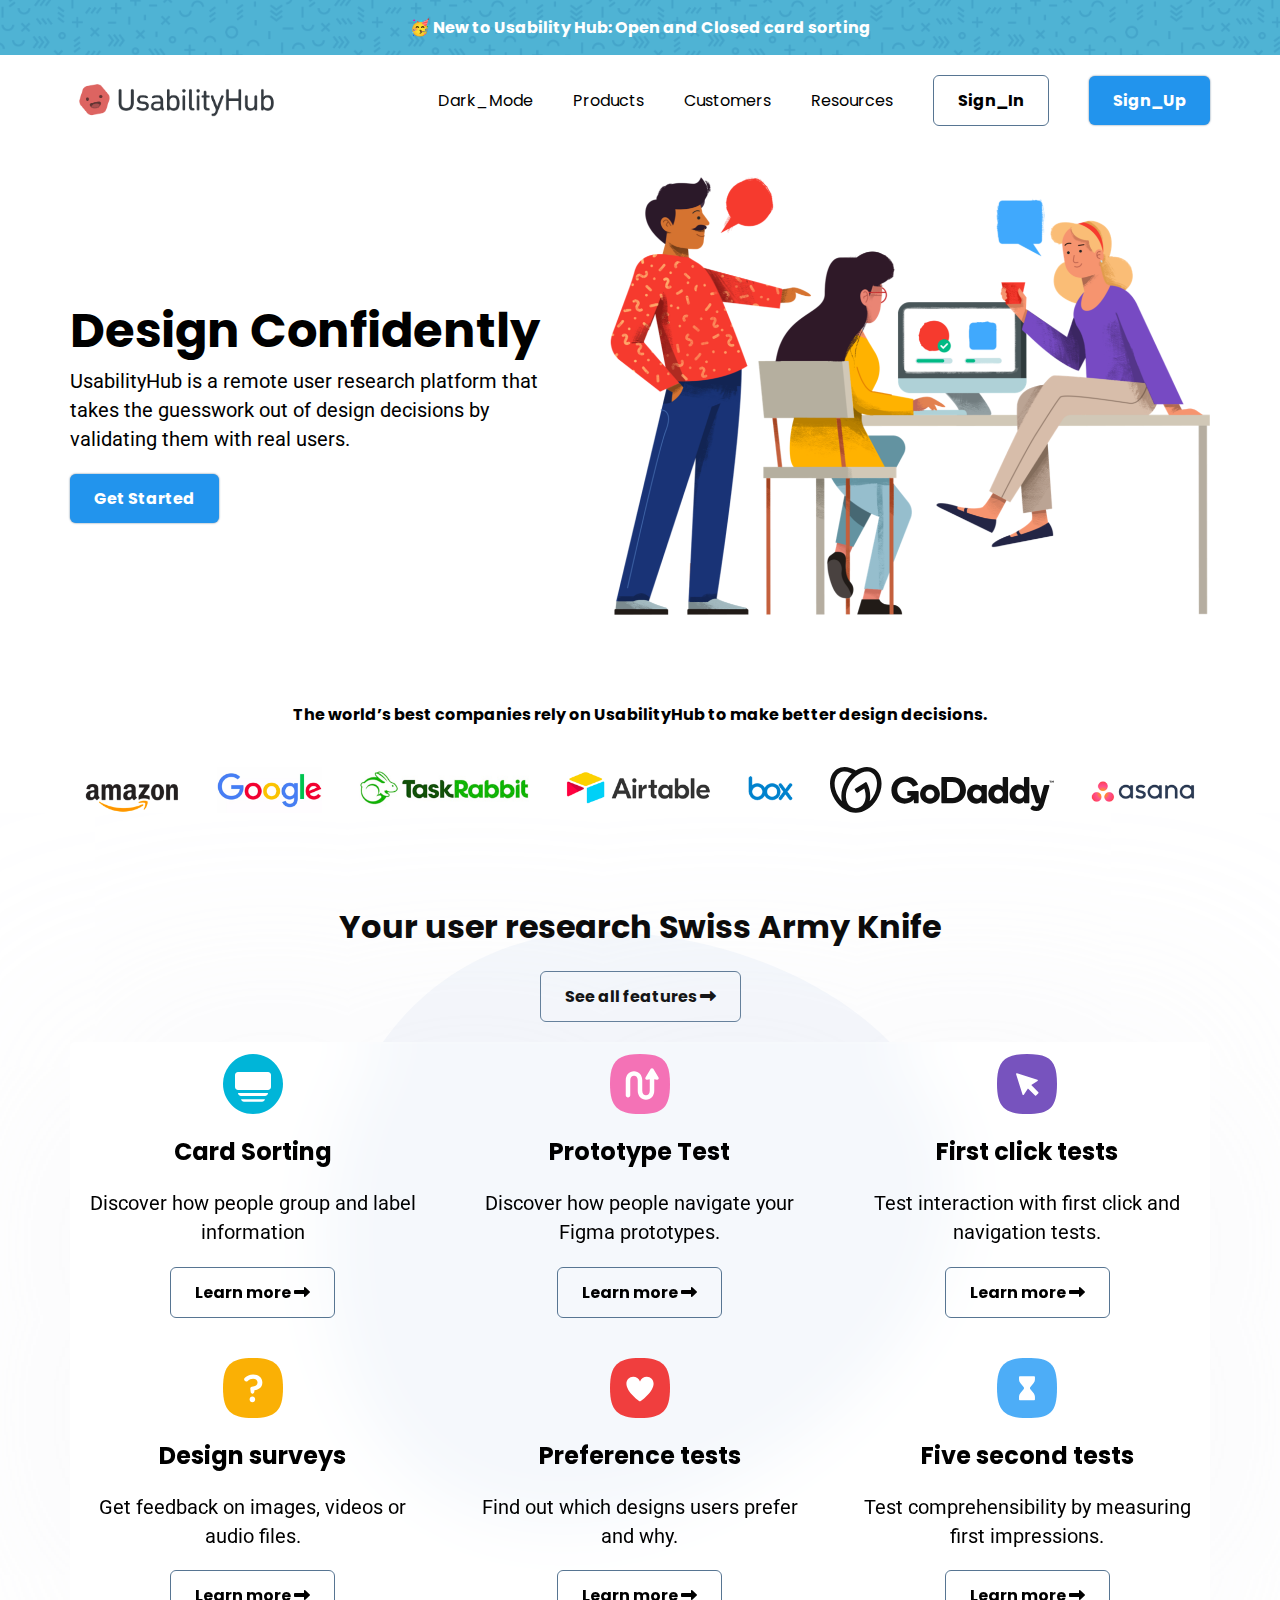
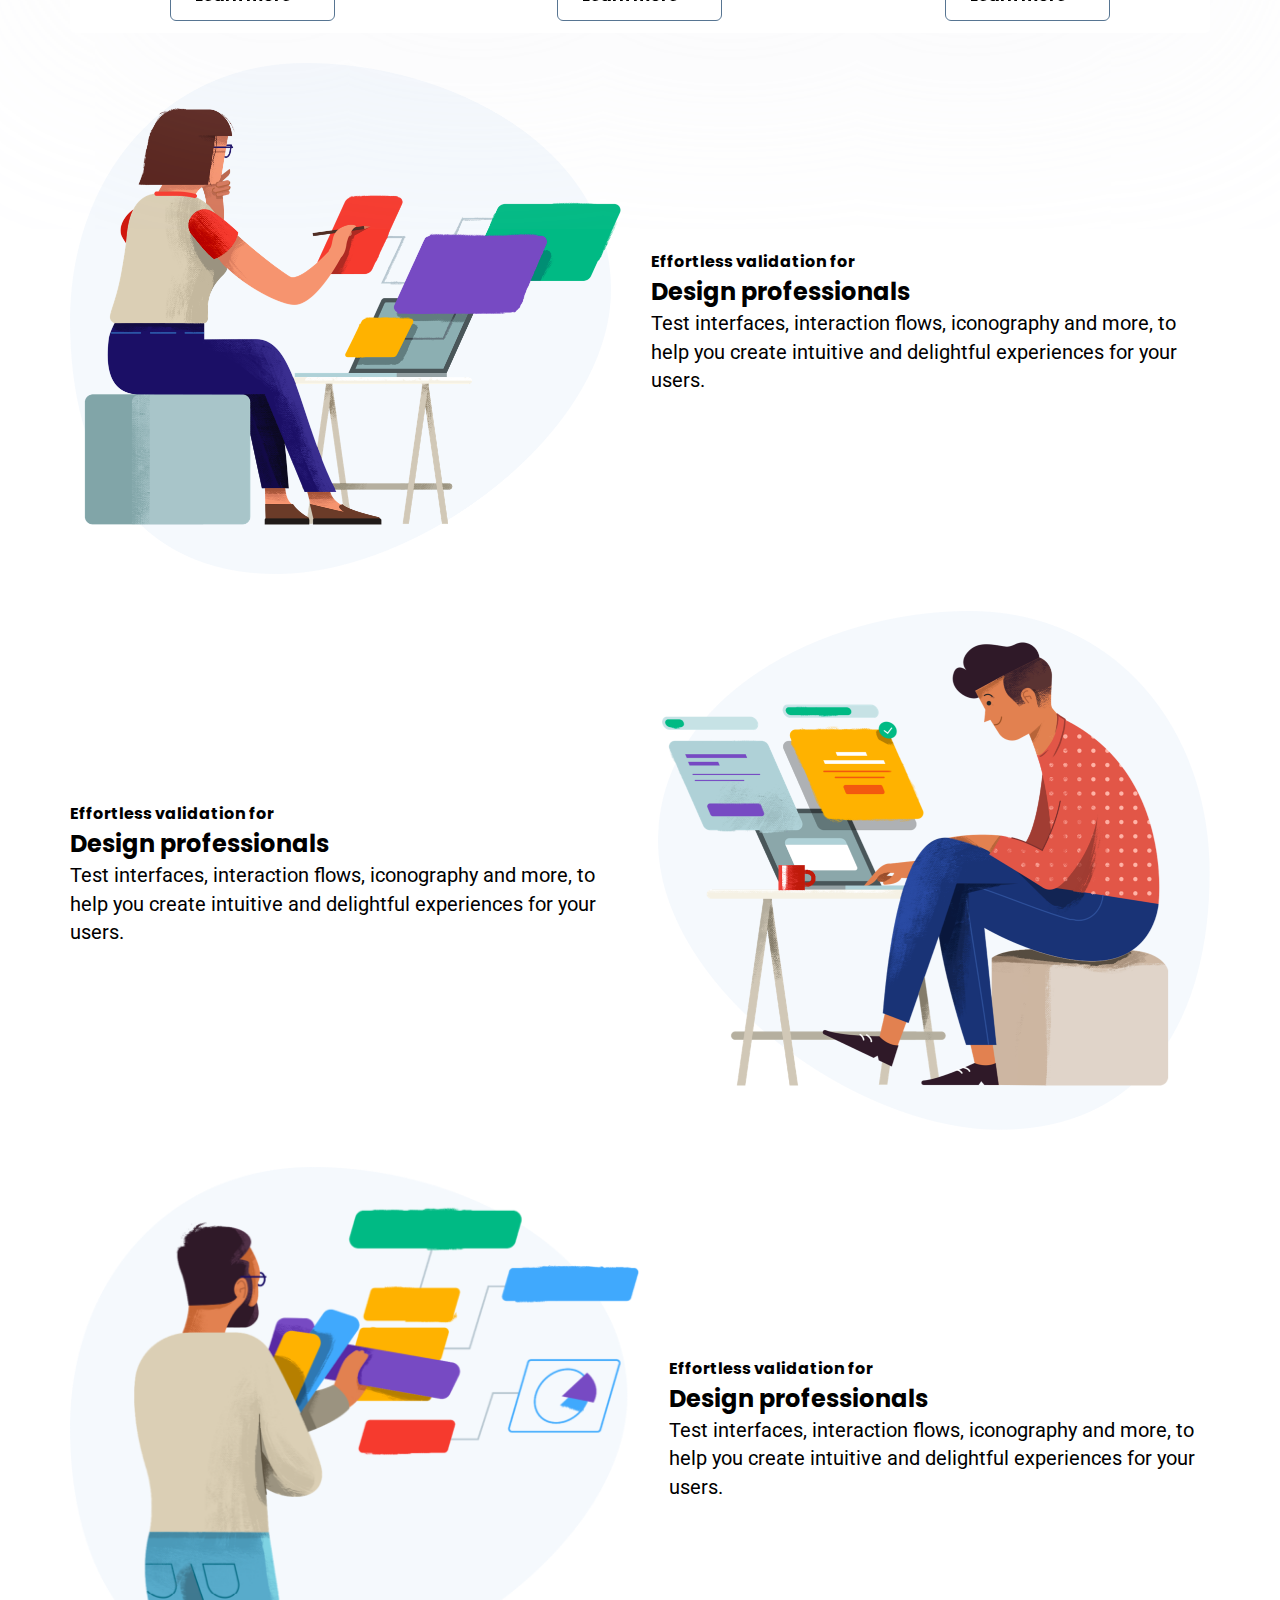
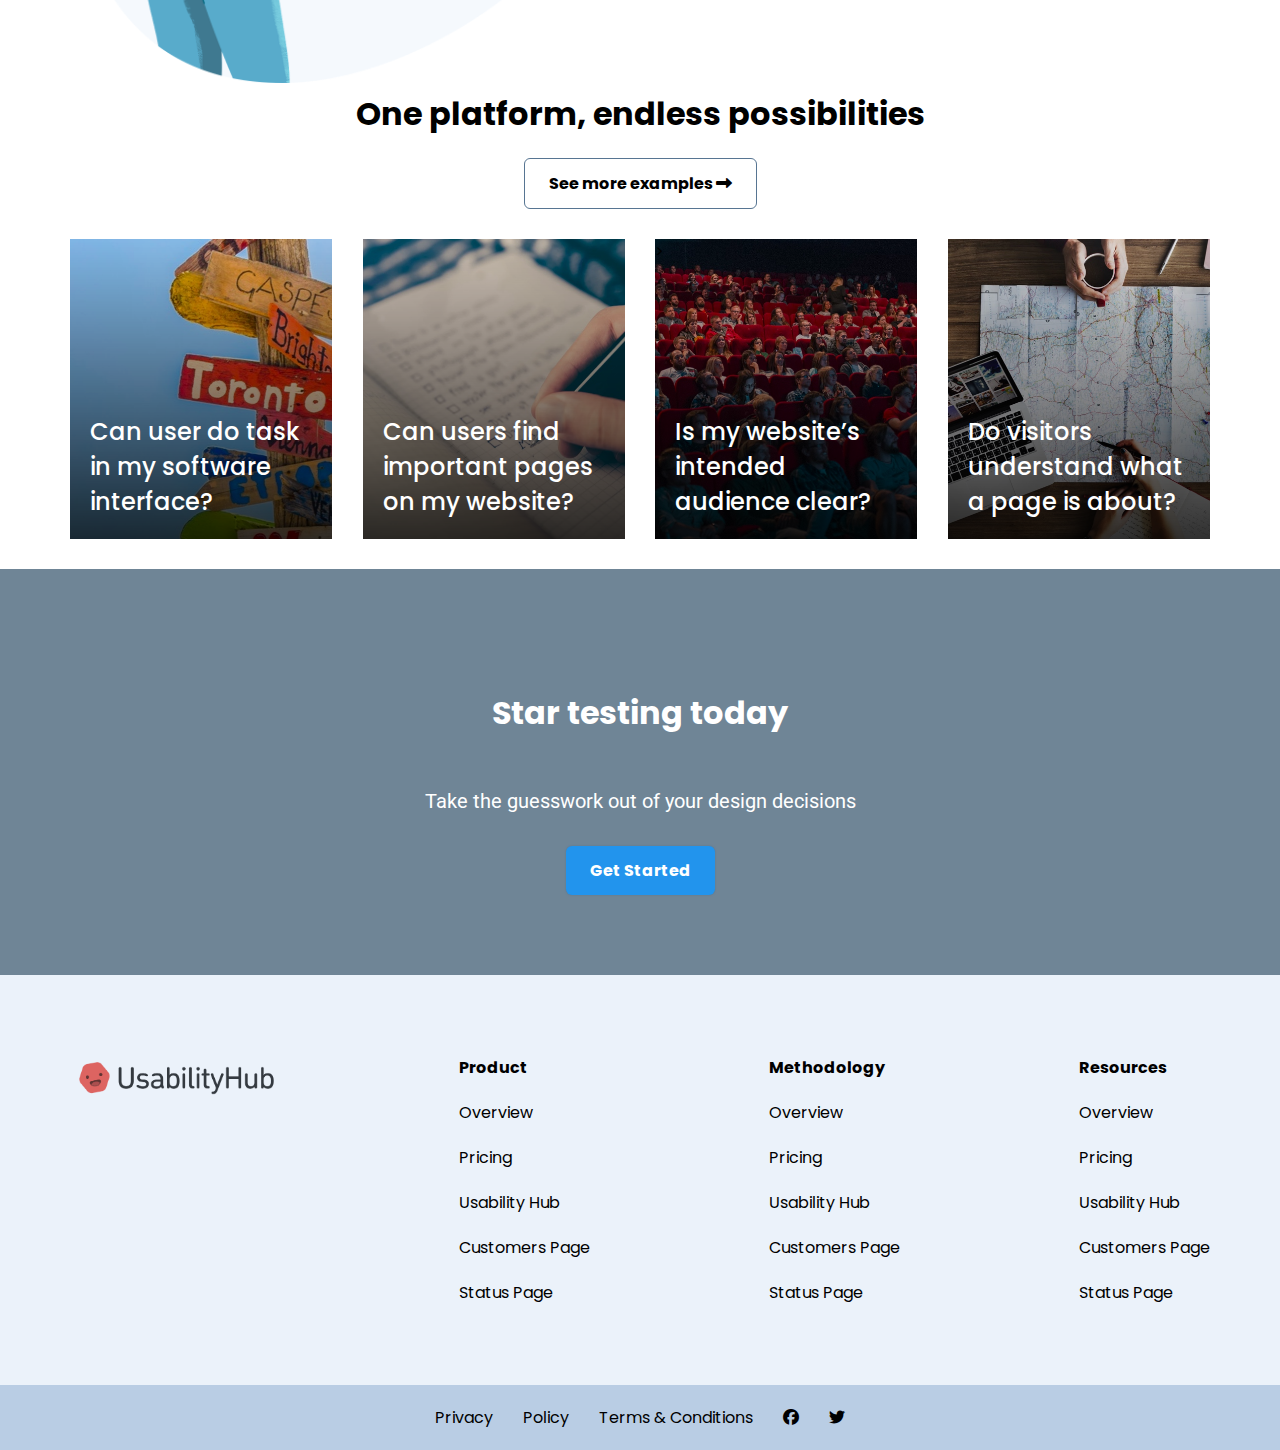
<file: 2. demo webpage_-_EDITED_-_ with darkMode/index.html>
<!DOCTYPE html>
<html lang="en">
<head>
    <meta charset="UTF-8">
    <meta name="viewport" content="width=device-width, initial-scale=1.0">
    <title>Document</title>
    <link rel="stylesheet" href="style.css">
    <link rel="stylesheet" href="https://cdnjs.cloudflare.com/ajax/libs/font-awesome/6.5.1/css/all.min.css">
    <link rel="stylesheet" href="https://cdnjs.cloudflare.com/ajax/libs/animate.css/4.1.1/animate.min.css"/>
    
</head>
<body>
    <!-- ---top banner --- -->

    <div class="top-banner animate__animated animate__fadeIn delay-1">
        <div class="container">
            <div class="small-bold-text banner-text" >🥳 New to Usability Hub: Open and Closed card sorting</div>
        </div>
    </div>

    <!-- ---nav bar--- -->
    <nav class="animate__animated animate__fadeIn delay-1">
        <div class="container main-nav flex" >
            <a href="#" class="company-logo">
                <img src="Assets/asset 1.png" alt="company logo">
            </a>
            <div class="nav-links">
                <ul class="flex">
                    <li><a type="button"class="hover-link" id="mode">Dark_Mode</a></li>
                    <li><a href="#" class="hover-link">Products</a></li>
                    <li><a href="#" class="hover-link">Customers</a></li>
                    <li><a href="#" class="hover-link">Resources</a></li>
                    <li><a href="#" class="hover-link secondary-button">Sign_In</a></li>
                    <li><a href="#" class="hover-link primary-button">Sign_Up</a></li>
                </ul>
            </div>
        </div>
    </nav>

    
    <!-- ---header section--- -->
    <header>
        <div class="container header-section flex">
            <div class="header-left animate__animated animate__slideInLeft">
                <h1>Design Confidently</h1>
                <p>UsabilityHub is a remote user research platform that takes the guesswork out of design decisions by validating them with real users.</p>
                <a href="#" class="primary-button get-started-btn">Get Started</a>
            </div>
            <div class="header-right animate__animated animate__slideInRight">
                <img src="Assets/asset 2.png" alt="hero image">
            </div>
        </div>
    </header>


    <!-- ---companies section--- -->
    <section class="companies-section animate__animated animate__fadeIn delay-1">
        <div class="container">
            <div class="small-bold-text companies-header">The world’s best companies rely on UsabilityHub to make better design decisions.</div>
            <div class="logos flex">
                <img class="logo" src="Assets/asset 3.png" alt="">
                <img class="logo" src="Assets/asset 4.png" alt="">
                <img class="logo" src="Assets/asset 5.png" alt="">
                <img class="logo" src="Assets/asset 6.png" alt="">
                <img class="logo" src="Assets/asset 7.png" alt="">
                <img class="logo" src="Assets/asset 8.svg" alt="">
                <img class="logo" src="Assets/asset 9.png" alt="">
            </div>
        </div>
    </section>


    <!-- ---features section--- -->
    <section class="features-section">
        <div class="container">
            <div class="features-header animate__animated animate__fadeIn delay-1">
                <h2 class="features-heading-text">Your user research Swiss Army Knife</h2>
                <a href="#" class="secondary-button">See all features <i class="fa-solid fa-right-long"></i></a>
            </div>
            <div class="features-area flex bg">
                <div class="features-card flex">
                    <img src="Assets/asset 11.svg" alt="">
                    <h3>Card Sorting</h3>
                    <p>Discover how people group and label information</p>
                    <a href="#" class="secondary-button">Learn more <i class="fa-solid fa-right-long"></i></a>
                </div>
                <div class="features-card flex">
                    <img src="Assets/asset 13.svg" alt="">
                    <h3>Prototype Test</h3>
                    <p>Discover how people navigate your Figma prototypes.</p>
                    <a href="#" class="secondary-button">Learn more <i class="fa-solid fa-right-long"></i></a>
                </div>
                <div class="features-card flex">
                    <img src="Assets/asset 14.svg" alt="">
                    <h3>First click tests</h3>
                    <p>Test interaction with first click and navigation tests.</p>
                    <a href="#" class="secondary-button">Learn more <i class="fa-solid fa-right-long"></i></a>
                </div>
                <div class="features-card flex">
                    <img src="Assets/asset 15.svg" alt="">
                    <h3>Design surveys</h3>
                    <p>Get feedback on images, videos or audio files.</p>
                    <a href="#" class="secondary-button">Learn more <i class="fa-solid fa-right-long"></i></a>
                </div>
                <div class="features-card flex">
                    <img src="Assets/asset 16.svg" alt="">
                    <h3>Preference tests</h3>
                    <p>Find out which designs users prefer and why.</p>
                    <a href="#" class="secondary-button">Learn more <i class="fa-solid fa-right-long"></i></a>
                </div>
                <div class="features-card flex">
                    <img src="Assets/asset 17.svg" alt="">
                    <h3>Five second tests</h3>
                    <p>Test comprehensibility by measuring first impressions.</p>
                    <a href="#" class="secondary-button">Learn more <i class="fa-solid fa-right-long"></i></a>
                </div>
                
            </div>
        </div>
    </section>

    <section class="big-feature-section">
        <div class="container flex big-feature-container">
            <div class="feature-img">
                <img src="Assets/asset 18.png" alt="">
            </div>
            <div class="feature-desc flex">
                <h4>Effortless validation for</h4>
                <h3>Design professionals</h3>
                <p>Test interfaces, interaction flows, iconography and more, to help you create intuitive and delightful experiences for your users.</p>
            </div>
        </div>
    </section>
    
    <section class="big-feature-section">
        <div class="container flex big-feature-container">
            <div class="feature-desc flex">
                <h4>Effortless validation for</h4>
                <h3>Design professionals</h3>
                <p>Test interfaces, interaction flows, iconography and more, to help you create intuitive and delightful experiences for your users.</p>
            </div>
            <div class="feature-img">
                <img src="Assets/asset 21.png" alt="">
            </div>
        </div>
    </section>

    <section class="big-feature-section">
        <div class="container flex big-feature-container">
            <div class="feature-img">
                <img src="Assets/asset 24.png" alt="">
            </div>
            <div class="feature-desc flex">
                <h4>Effortless validation for</h4>
                <h3>Design professionals</h3>
                <p>Test interfaces, interaction flows, iconography and more, to help you create intuitive and delightful experiences for your users.</p>
            </div>
        </div>
    </section>


    <!-- ---example section--- -->
    <section class="examples-section">
        <div class="container">
            <div class="examples-header flex">
                <h2 class="examples-heading-text">One platform, endless possibilities</h2>
                <a href="#" class="secondary-button">See more examples <i class="fa-solid fa-right-long"></i></a>
            </div>
            <div class="examples-area flex">
                <a href="#" class="examples-card" >
                    <h3 class="card-text">Can user do task in my software interface?</h3>
                </a>
                <a href="#" class="examples-card" style="
                    background: linear-gradient(rgb(0, 0, 0, 0.1), rgb(0, 0,  0, 0.8)), url(Assets/asset\ 34.jpeg); background-size: cover;">
                    <h3 class="card-text">Can users find important pages on my website?</h3>
                </a>
                <a href="#" class="examples-card"  style="background: linear-gradient(rgb(0, 0, 0, 0.1), rgb(0, 0,  0, 0.8)), url(Assets/asset\ 36.jpeg); background-size: cover;">
                    >
                    <h3 class="card-text">Is my website’s intended audience clear?</h3>
                </a>
                <a href="#" class="examples-card">
                    <h3 class="card-text">Do visitors understand what a page is about?</h3>
                </a>
            </div>
        </div>
    </section>


    <!-- ---cta section--- -->
    <section class="cta-section">
        <div class="container flex cta-section-container">
            <h2>Star testing today</h2>
            <p>Take the guesswork out of your design decisions</p>
            <a href="#" class="primary-button">Get Started</a>
        </div>
    </section>



    <!-- ---footer section--- -->
    <footer>
        <div class="container flex footer-container">
            <a href="#" class="company-logo">
                <img src="Assets/asset 1.png" alt="company logo">
            </a>
            <div class="link-column flex">
                <h4>Product</h4>
                <a href="#" class="hover-link">Overview</a>
                <a href="#" class="hover-link">Pricing</a>
                <a href="#" class="hover-link">Usability Hub</a>
                <a href="#" class="hover-link">Customers Page</a>
                <a href="#" class="hover-link">Status Page</a>
            </div>
            <div class="link-column flex">
                <h4>Methodology</h4>
                <a href="#" class="hover-link">Overview</a>
                <a href="#" class="hover-link">Pricing</a>
                <a href="#" class="hover-link">Usability Hub</a>
                <a href="#" class="hover-link">Customers Page</a>
                <a href="#" class="hover-link">Status Page</a>
            </div>
            <div class="link-column flex">
                <h4>Resources</h4>
                <a href="#" class="hover-link">Overview</a>
                <a href="#" class="hover-link">Pricing</a>
                <a href="#" class="hover-link">Usability Hub</a>
                <a href="#" class="hover-link">Customers Page</a>
                <a href="#" class="hover-link">Status Page</a>
            </div>
        </div>
    </footer>


    <!-- ---sub footer--- -->
    <div class="subfooter">
        <div class="container flex subfooter-container">
            <a href="#" class="hover-link">Privacy</a>
            <a href="#" class="hover-link">Policy</a>
            <a href="#" class="hover-link">Terms & Conditions</a>
            <a href="#" class="hover-link"><i class="fa-brands fa-facebook"></i></a>
            <a href="#" class="hover-link"><i class="fa-brands fa-twitter"></i></a>
        </div>
    </div>
    
    <a href="#" id="to-home"><i class="fa-solid fa-arrow-up-long"></i></a>
    <script src="script.js"></script>
</body>
</html>
</file>
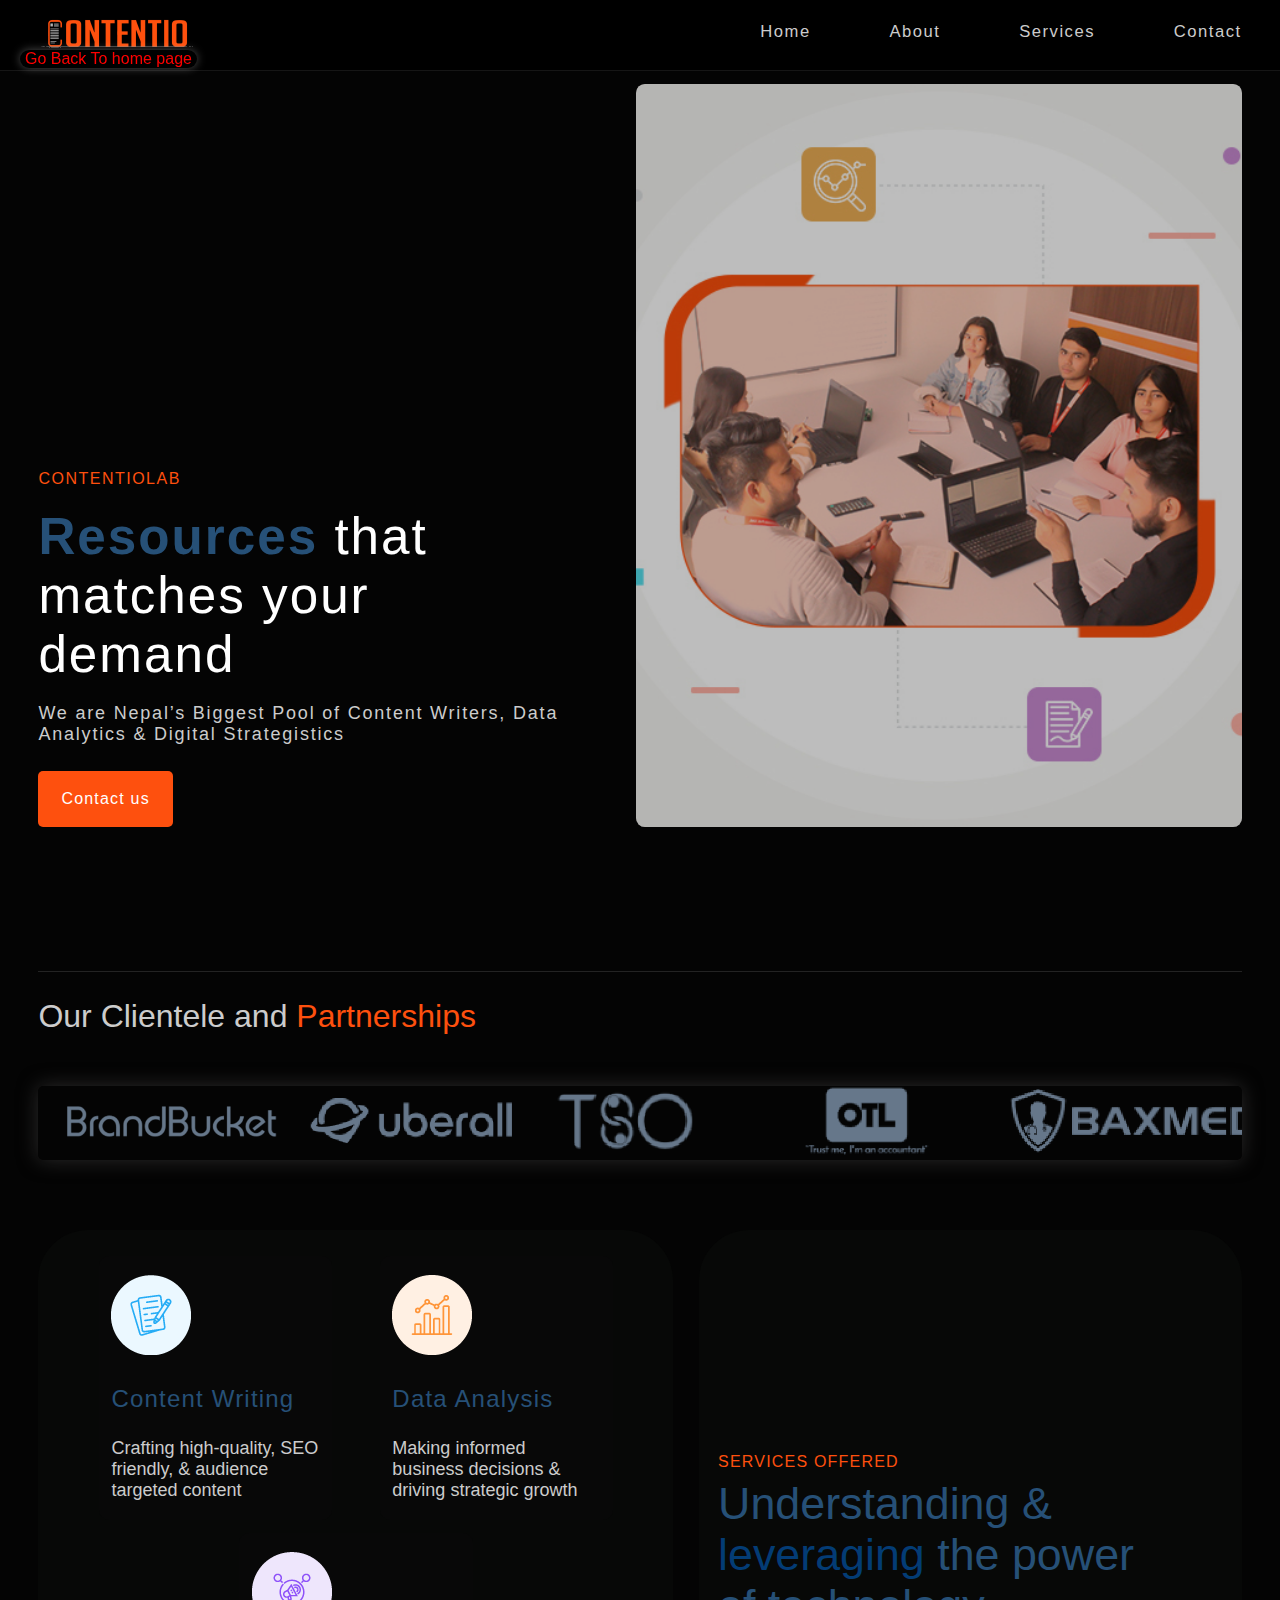
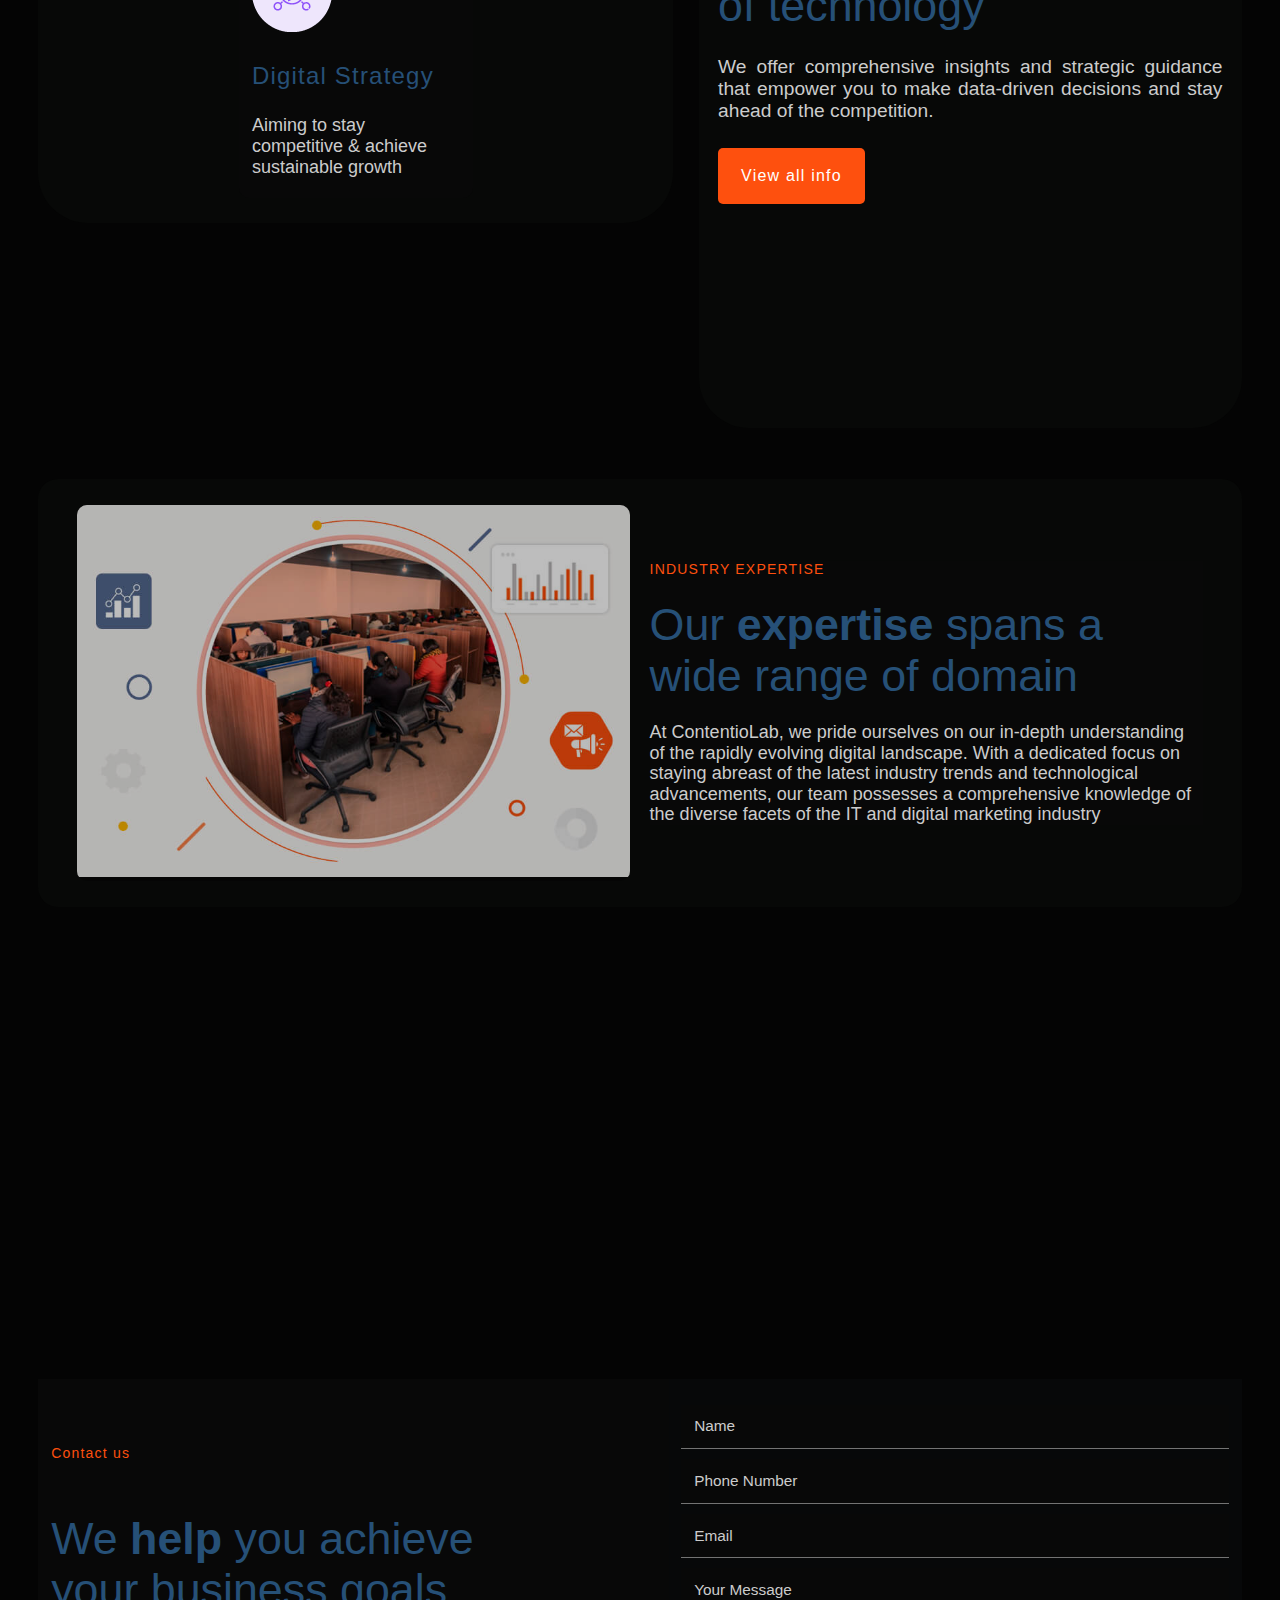
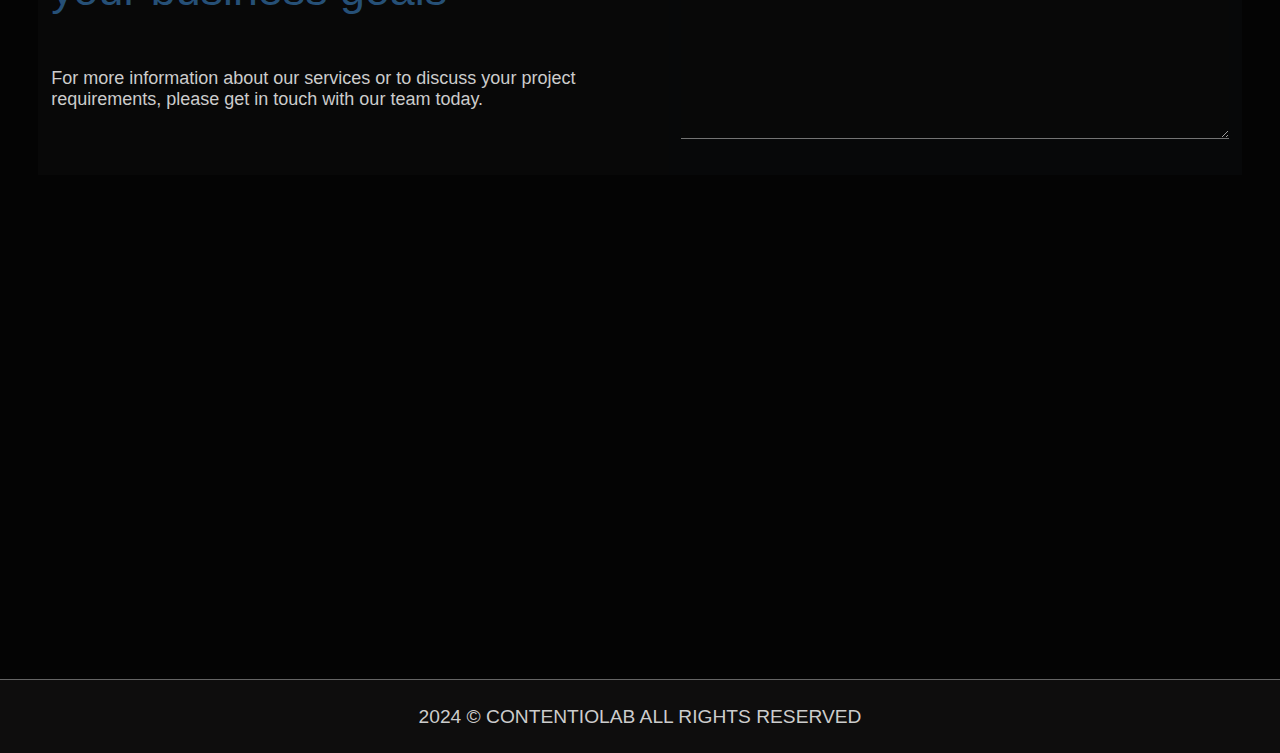
<file: 2. finalResult/index.html>
<!DOCTYPE html>
<html lang="en">
<head>
    <meta charset="UTF-8">
    <meta name="viewport" content="width=device-width, initial-scale=1.0">
    <title>CONTENTIOLAB: Resources that matches your demand</title>
    <link rel="shortcut icon" href="images/favicon.ico" type="image/x-icon">
    <link rel="stylesheet" href="style.css">
</head>
<body>
    <a href="../#portfolio" style="position: fixed;top: 50px;left: 20px;z-index: 99999;box-shadow: 0 0 10px rgba(252, 252, 252, 0.3);text-decoration: none;color:rgb(255, 0, 0); padding:0 5px;border-radius: 30px; "  >Go Back To home page</a>
    <header>
        <nav>
            <a href="index.html"><img src="images/Logo.png" alt="Contentio logo"></a>
            <ul>
                <li><a href="index.html">Home</a></li>
                <li><a href="about.html">About</a></li>
                <li><a href="#">Services</a></li>
                <li><a href="#">Contact</a></li>
            </ul>
        </nav>
    </header>
    <main>
        <div id="page1">
            <div class="page1-top">
                <div class="page1-left">
                    <h4>CONTENTIOLAB</h4>
                    <h1><b>Resources</b> that <br>matches your<br> demand</h1>
                    <p>We are Nepal’s Biggest Pool of Content Writers, Data Analytics & Digital Strategistics</p>
                    <a href="#">Contact us</a>
                </div>
                <div class="page1-right">
                    <div class="overlay"></div>
                    <img src="images/homepage_right_image.jpg" alt="homepage_right_image">
                </div>
            </div>
        </div>
        <div class="page1-bottom">
            <p>Our Clientele and <b>Partnerships</b></p>
            <div class="moving-logos">
                <div class="clients-slide">
                    <img src="slide/1-brandbucket-1.png" alt="">
                    <img src="slide/2-logois-03.png" alt="">
                    <img src="slide/3-logois-04.png" alt="">
                    <img src="slide/4-logois-08.png" alt="">
                    <img src="slide/5-logois-09.png" alt="">
                    <img src="slide/6-logois-10.png" alt="">
                    <img src="slide/7-logois-11.png" alt="">
                    <img src="slide/8-shoppersoasis.png" alt="">
                    <img src="slide/9-snowcommerce.png" alt="">
                    <img src="slide/10-vestra-1.png" alt="">
                </div>
                <div class="clients-slide">
                    <img src="slide/1-brandbucket-1.png" alt="">
                    <img src="slide/2-logois-03.png" alt="">
                    <img src="slide/3-logois-04.png" alt="">
                    <img src="slide/4-logois-08.png" alt="">
                    <img src="slide/5-logois-09.png" alt="">
                    <img src="slide/6-logois-10.png" alt="">
                    <img src="slide/7-logois-11.png" alt="">
                    <img src="slide/8-shoppersoasis.png" alt="">
                    <img src="slide/9-snowcommerce.png" alt="">
                    <img src="slide/10-vestra-1.png" alt="">
                </div>
                <div class="clients-slide">
                    <img src="slide/1-brandbucket-1.png" alt="">
                    <img src="slide/2-logois-03.png" alt="">
                    <img src="slide/3-logois-04.png" alt="">
                    <img src="slide/4-logois-08.png" alt="">
                    <img src="slide/5-logois-09.png" alt="">
                    <img src="slide/6-logois-10.png" alt="">
                    <img src="slide/7-logois-11.png" alt="">
                    <img src="slide/8-shoppersoasis.png" alt="">
                    <img src="slide/9-snowcommerce.png" alt="">
                    <img src="slide/10-vestra-1.png" alt="">
                </div>
            </div>
            
            
        </div>
        <div id="page2">
            <div class="page2-left">
                <div class="services">
                    <img src="images/content-writing-2.png" alt="content-writing logo">
                    <h3>Content Writing</h3>
                    <p>Crafting high-quality, SEO friendly, & audience targeted content</p>
                </div>
                <div class="services">
                    <img src="images/Data-analysis-2.png" alt="Data analysis logo">
                    <h3>Data Analysis</h3>
                    <p>Making informed business decisions & driving strategic growth</p>
                </div>
                <div class="services">
                    <img src="images/Digital-Strategy-1.png" alt="Digital strategy logo">
                    <h3>Digital Strategy</h3>
                    <p>Aiming to stay competitive & achieve sustainable growth</p>
                </div>
            </div>
            <div class="page2-right">
                <h4>SERVICES OFFERED</h4>
                <h2>Understanding & <br><strong>leveraging</strong> the power <br>of technology</h2>
                <p>We offer comprehensive insights and strategic guidance that empower you to make data-driven decisions and stay ahead of the competition.</p>
                <a href="#">View all info</a>
            </div>
        </div>
        <div id="page3">
            <div class="container">
                <div class="left">
                    <div class="overlay"></div>
                    <img src="images/industry-expertise-1.jpg" alt="page3-image">
                </div>
                <div class="right">
                    <h4>INDUSTRY EXPERTISE</h4>

                    <h2>Our <strong>expertise</strong> spans a wide range of domain</h2>

                    <p>At ContentioLab, we pride ourselves on our in-depth understanding of the rapidly evolving digital landscape. With a dedicated focus on staying abreast of the latest industry trends and technological advancements, our team possesses a comprehensive knowledge of the diverse facets of the IT and digital marketing industry</p>
                </div>
            </div>
        </div>
        <div id="page4">
            <div class="container">
                <div class="left">
                    <h4>Contact us</h4>
                    <h2>We <strong>help</strong> you achieve<br> your business goals</h2>
                    <p>For more information about our services or to discuss your project requirements, please get in touch with our team today.</p>
                </div>
                <div class="right">
                    <form>
                        <input type="text" placeholder="Name">
                        <input type="number" placeholder="Phone Number">
                        <input type="email" placeholder="Email">
                        <textarea id="" cols="30" rows="8" placeholder="Your Message"></textarea>
                    </form>
                </div>
            </div>
        </div>
        <div id="footer">
            <p>2024 © CONTENTIOLAB ALL RIGHTS RESERVED</p>
        </div>
    </main>
</body>
</html>
</file>
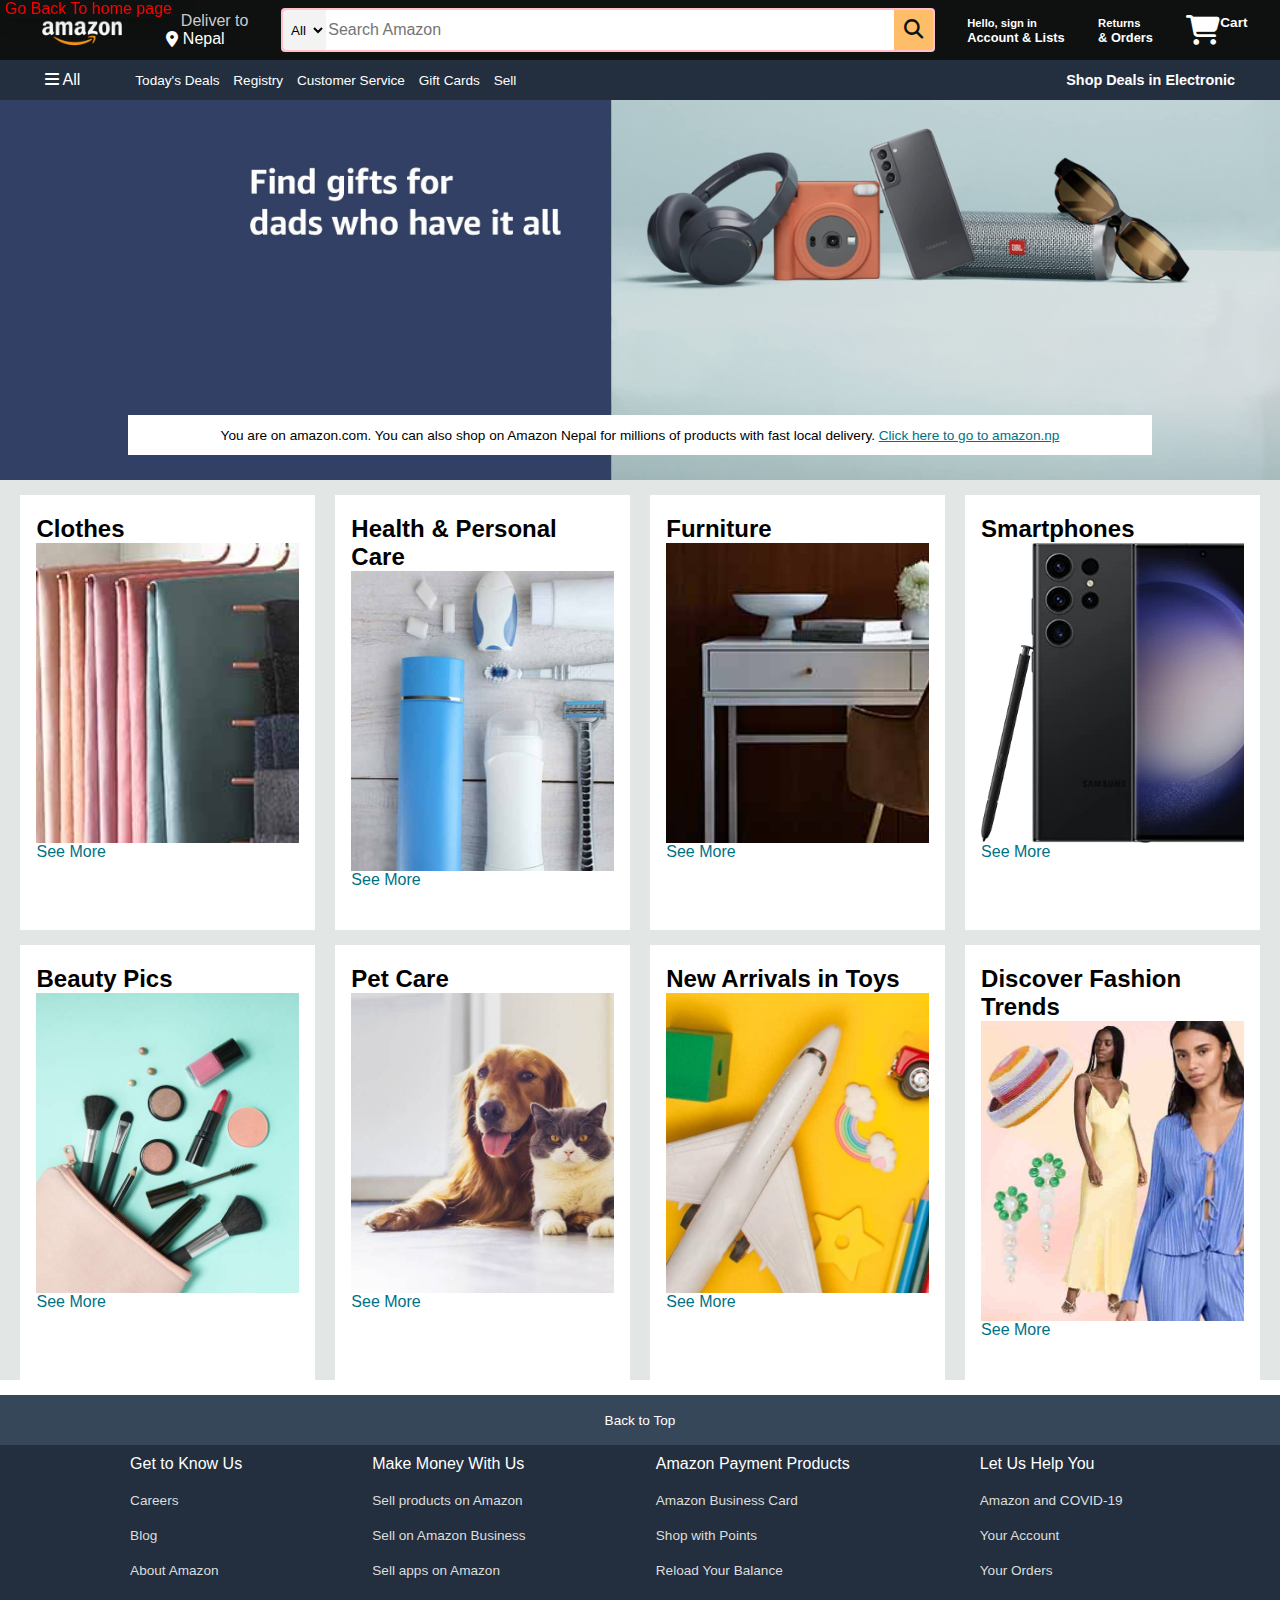
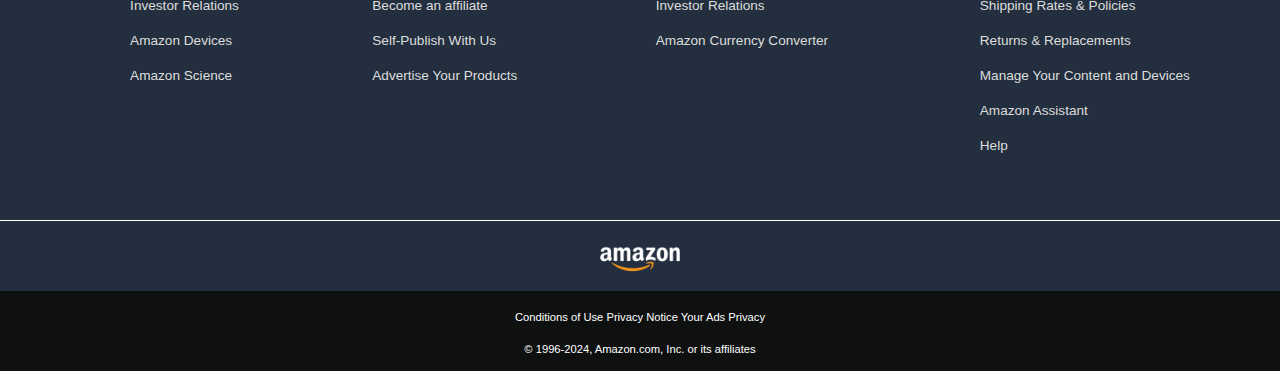
<file: Amazon clone -practice/index.html>
<!DOCTYPE html>
<html lang="en">
<head>
    <meta charset="UTF-8">
    <meta name="viewport" content="width=device-width, initial-scale=1.0">
    <title>Amazon</title>
    <link rel="stylesheet" href="https://cdnjs.cloudflare.com/ajax/libs/font-awesome/6.5.1/css/all.min.css">
    <link rel="stylesheet" href="style.css">
</head>
<body>
    <a href="../#portfolio" style="position: fixed;top: 0px;left: 0px;z-index: 99999;box-shadow: 0 0 20px rgba(0, 0, 0, 0.262);text-decoration: none; padding:0 5px;border-radius: 30px; color: red;"  >Go Back To home page</a>
    <header>
        <div class="navbar">
            <div class="nav-logo border">
                <div class="logo"></div>
            </div>
            <div class="nav-address border">
                <p class="address-first"> Deliver to</p>
                <div class="add-icon">
                    <i class="fa-solid fa-location-dot"></i>
                    <p class="address-sec">Nepal</p>
                </div>
            </div>
            <div class="nav-search">
                <select class="search-select">
                    <option>All</option>
                </select>
                <input placeholder="Search Amazon" class="search-input">
                <div class="search-icon">
                    <i class="fa-solid fa-magnifying-glass"></i>
                </div>
            </div>
            <div class="nav-signin border">
                <p><span>Hello, sign in</span></p>
                <p class="nav-second">Account & Lists</p>
            </div>
            <div class="nav-return border">
                <p><span>Returns</span></p>
                <p class="nav-second">& Orders</p>
            </div>
            <div class="nav-cart">
                <i class="fa-solid fa-cart-shopping"></i>
                <p>Cart</p>
            </div>
        </div>
        <div class="panel">
            <div class="panel-all">
                <i class="fa-solid fa-bars"></i>
                All
            </div>
            <div class="panel-option">
                <p>Today's Deals</p>
                <p>Registry</p>    
                <p>Customer Service</p>
                <p>Gift Cards</p>
                <p>Sell</p>                   
            </div>
            <div class="panel-deals"><p>Shop Deals in Electronic</p></div>
        </div>
    </header>
    <div class="hero-section">
        <div class="hero-text">
            <p>You are on amazon.com. You can also shop on Amazon Nepal for millions of products with fast local delivery. <a href="https://www.amazon.com/" target="_main">Click here to go to amazon.np</a> </p>
        </div>
    </div>
    <div class="shop-section">
        <div class="box">
            <div class="box-content">
                <h2>Clothes</h2>
                <div class="box-image" style="background-image: url('box1_image.jpg');"></div>
                <p>See More</p>
            </div>
            
        </div>
        <div class="box">
            <div class="box-content">
                <h2>Health & Personal Care</h2>
                <div class="box-image" style="background-image: url('box2_image.jpg');"></div>
                <p>See More</p>
            </div>
        </div>
        <div class="box">
            <div class="box-content">
                <h2>Furniture</h2>
                <div class="box-image" style="background-image: url('box3_image.jpg');"></div>
                <p>See More</p>
            </div>
        </div>
        <div class="box">
            <div class="box-content">
                <h2>Smartphones</h2>
                <div class="box-image" style="background-image: url('box4_image.jpg');"></div>
                <p>See More</p>
            </div>
        </div>
        <div class="box">
            <div class="box-content">
                <h2>Beauty Pics</h2>
                <div class="box-image" style="background-image: url('box5_image.jpg');"></div>
                <p>See More</p>
            </div>
            
        </div>
        <div class="box">
            <div class="box-content">
                <h2>Pet Care</h2>
                <div class="box-image" style="background-image: url('box6_image.jpg');"></div>
                <p>See More</p>
            </div>
        </div>
        <div class="box">
            <div class="box-content">
                <h2>New Arrivals in Toys</h2>
                <div class="box-image" style="background-image: url('box7_image.jpg');"></div>
                <p>See More</p>
            </div>
        </div>
        <div class="box">
            <div class="box-content">
                <h2>Discover Fashion Trends</h2>
                <div class="box-image" style="background-image: url('box8_image.jpg');"></div>
                <p>See More</p>
            </div>
        </div>
    </div>
    <footer>
        <div class="foot-panel1">
            Back to Top
        </div>
        <div class="foot-panel2">
            <ul>
                <p>Get to Know Us</p>
                <a>Careers</a>
                <a>Blog</a>
                <a>About Amazon</a>
                <a>Investor Relations</a>
                <a>Amazon Devices</a>
                <a>Amazon Science</a>
            </ul>
            <ul>
                <p>Make Money With Us</p>
                <a>Sell products on Amazon</a>
                <a>Sell on Amazon Business</a>
                <a>Sell apps on Amazon</a>
                <a>Become an affiliate</a>
                <a>Self-Publish With Us</a>
                <a>Advertise Your Products</a>
            </ul>
            <ul>
                <p>Amazon Payment Products</p>
                <a>Amazon Business Card</a>
                <a>Shop with Points</a>
                <a>Reload Your Balance</a>
                <a>Investor Relations</a>
                <a>Amazon Currency Converter</a>                
            </ul>
            <ul>
                <p>Let Us Help You</p>
                <a>Amazon and COVID-19</a>
                <a>Your Account</a>
                <a>Your Orders</a>
                <a>Shipping Rates & Policies</a>
                <a>Returns & Replacements</a>
                <a>Manage Your Content and Devices</a>
                <a>Amazon Assistant</a>
                <a>Help</a>
            </ul>
        </div>
        <div class="foot-panel3">
            <div class="logo"></div>
        </div>
        <div class="foot-panel4">
            <div class="text1">
                <a>Conditions of Use</a>
                <a>Privacy Notice</a>
                <a>Your Ads Privacy</a>
            </div>
            <div class="copyright">
                © 1996-2024, Amazon.com, Inc. or its affiliates
            </div>
        </div>
    
    </footer>
</body>
</html>
</file>
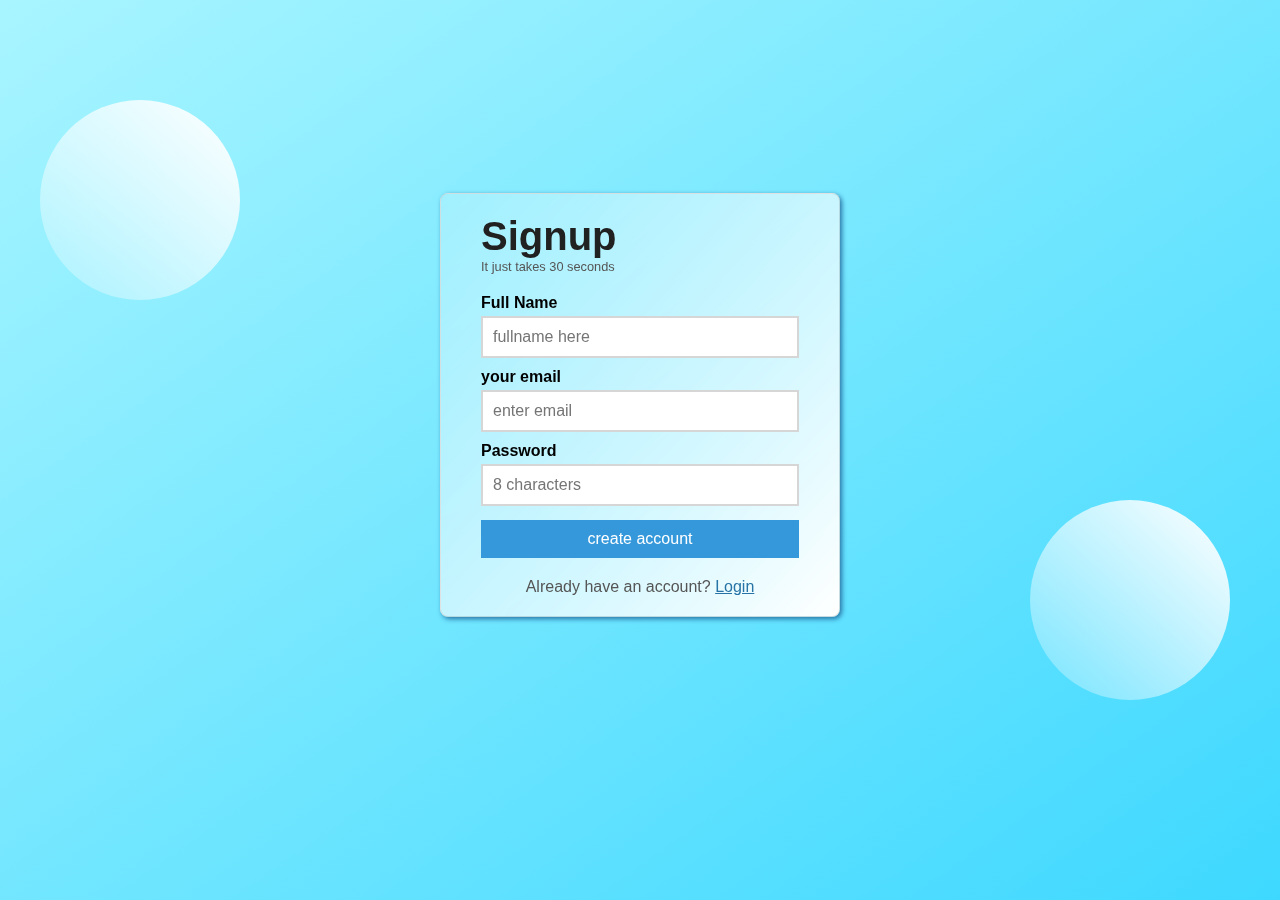
<file: mini project/index.html>
<!DOCTYPE html>
<html lang="en">
<head>
    <meta charset="UTF-8">
    <meta name="viewport" content="width=device-width, initial-scale=1.0">
    <title>Document</title>
    <link rel="stylesheet" href="style.css">
</head>
<body>
    <div class="outer-box">
        <div class="inner-box">
            <header class="signup-header">
                <h1>Signup</h1>
                <p>It just takes 30 seconds</p>
            </header>
            <main class="signup-body">
                <form action="#">
                    <p>
                        <label for="fullname">Full Name</label>
                        <input type="text" id="fullname" placeholder="fullname here" required>
                    </p>
                    <p>
                        <label for="email">your email</label>
                        <input type="email" id="email" placeholder="enter email" required>
                    </p>
                    <p>
                        <label for="password">Password</label>
                        <input type="password" id="password" placeholder="8 characters" required>
                    </p>
                    <p>
                        <input type="submit" id="submit" value="create account">
                    </p>
                </form>
            </main>
            <footer class="signup-footer">
                <p>Already have an account? <a href="#">Login</a></p>
            </footer>
        </div>
        <div class="circle c1"></div>
        <div class="circle c2"></div>
    </div>
</body>
</html>
</file>
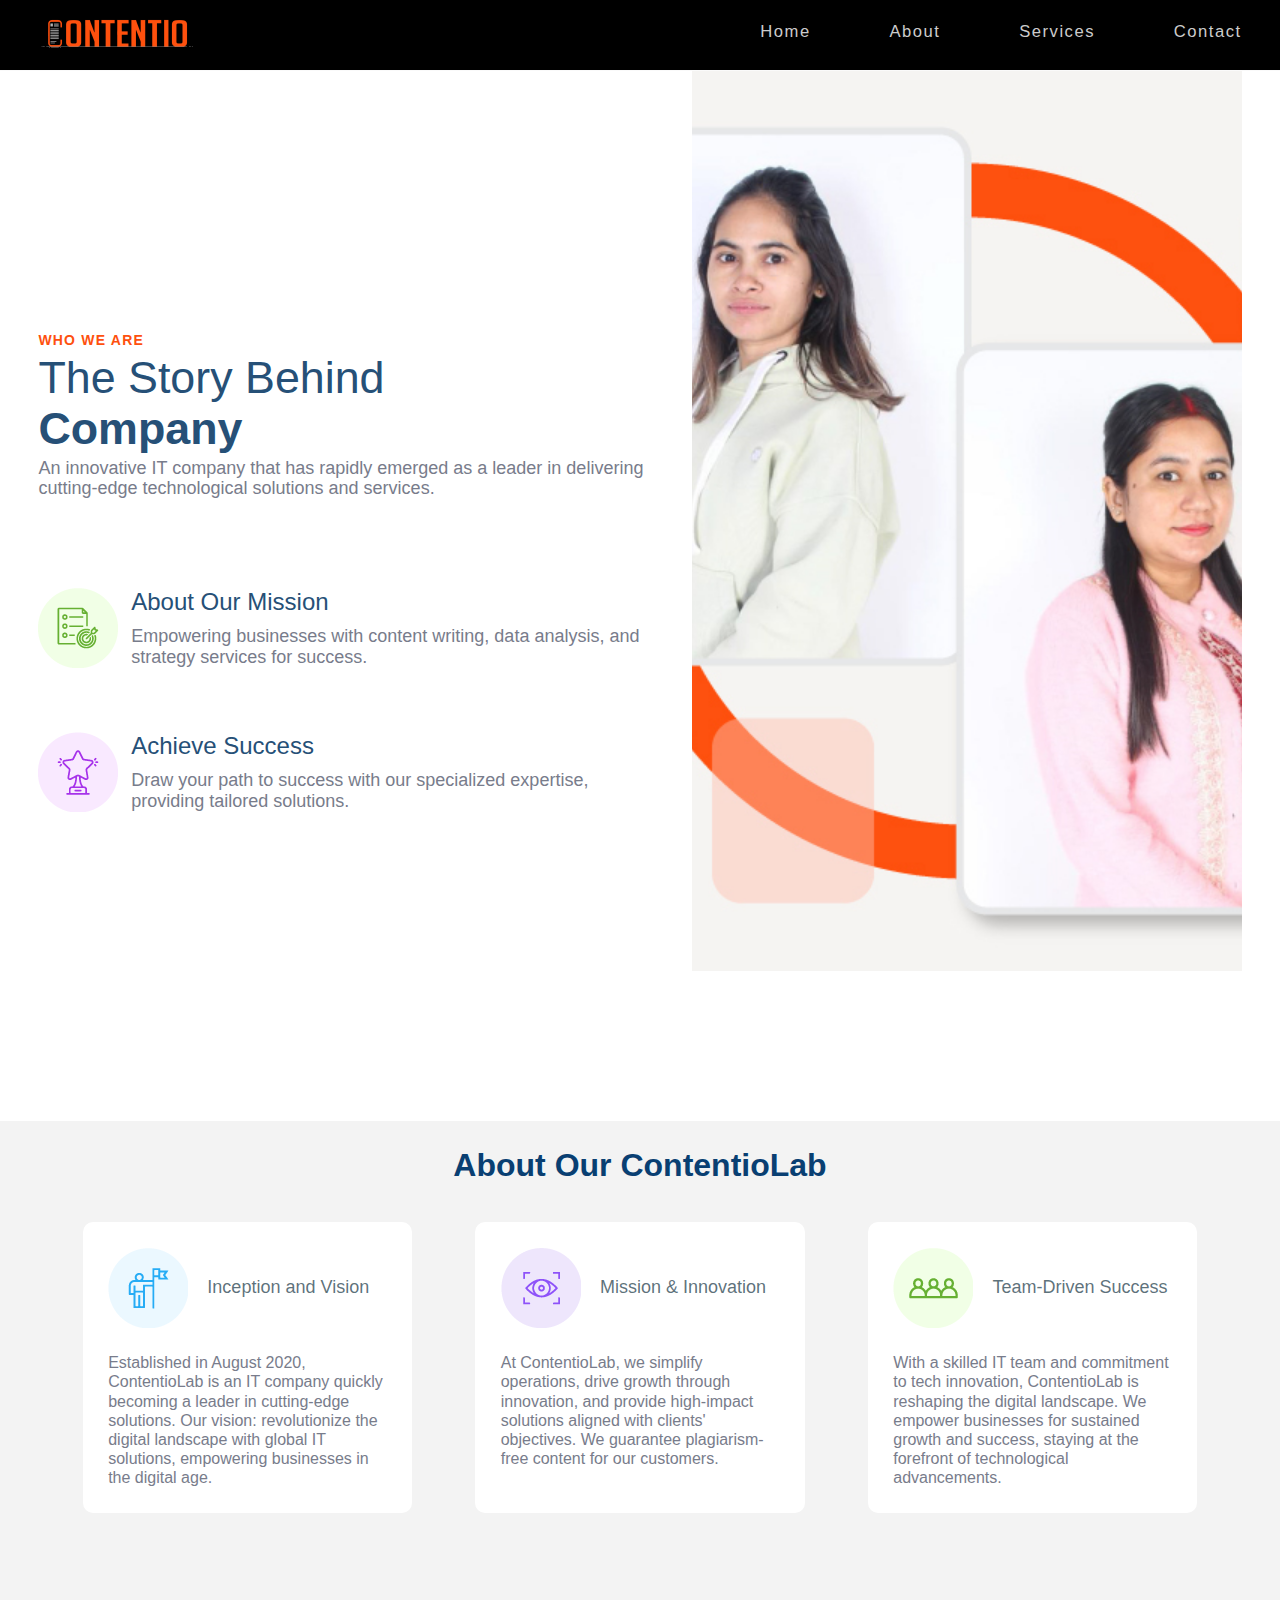
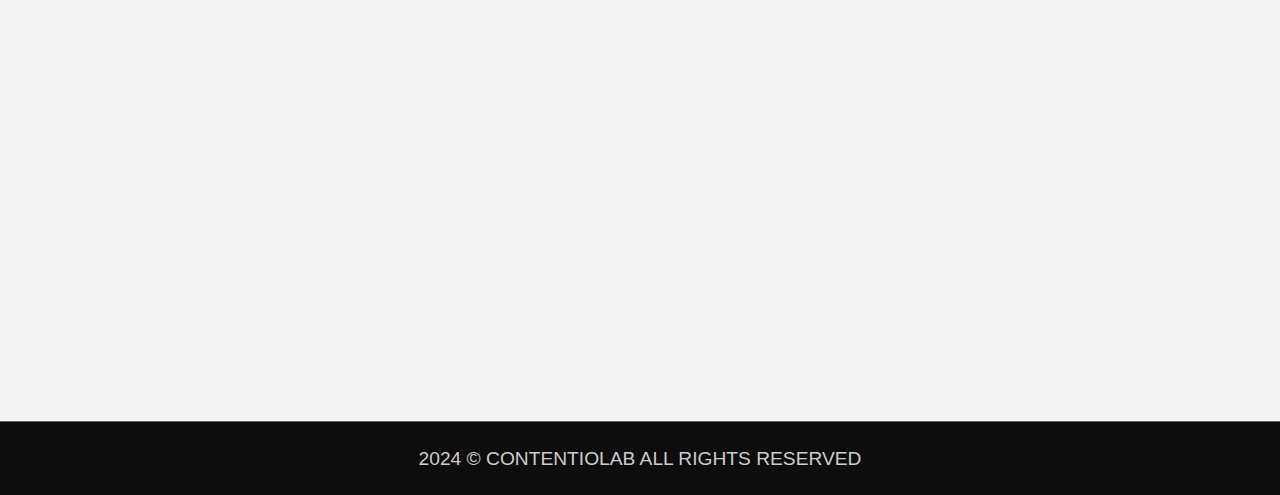
<file: 2. finalResult/about.html>
<!DOCTYPE html>
<html lang="en">
<head>
    <meta charset="UTF-8">
    <meta name="viewport" content="width=device-width, initial-scale=1.0">    
    <link rel="shortcut icon" href="images/favicon.ico" type="image/x-icon">
    <link rel="stylesheet" href="about.css">
    <title>About Us - CONTENTIOLAB</title>
</head>
<body>
    <header>
        <nav>
            <a href="index.html"><img src="images/Logo.png" alt="Contentio logo"></a>
            <ul>
                <li><a href="index.html">Home</a></li>
                <li><a href="about.html">About</a></li>
                <li><a href="#">Services</a></li>
                <li><a href="#">Contact</a></li>
            </ul>
        </nav>
    </header>
    <main>
        <div id="page1">
            <div class="left">
                <div class="left-1">
                    <h4>WHO WE ARE</h4>
                <h2>The Story Behind <br><strong>Company</strong></h2>
                <p>An innovative IT company that has rapidly emerged as a leader in delivering cutting-edge technological solutions and services.</p>
                </div>
                <div class="left-2-container">
                    <div class="left-2">
                        <img src="about/1-About-our-mission.png" alt="About mission img">
                        <div class="texts">
                            <h3>About Our Mission</h3>
                            <p>Empowering businesses with content writing, data analysis, and strategy services for success.</p>
                        </div>
                    </div>
                    <div class="left-2">
                        <img src="about/2-Achieve-Stuccess.png" alt="achieve success img">
                        <div class="texts">
                            <h3>Achieve Success</h3>
                            <p>Draw your path to success with our specialized expertise, providing tailored solutions.</p>
                        </div>
                    </div>
                </div>
            </div>
            <div class="right">
                <img src="about/3-about-us.jpg" alt="coverpic">
            </div>
        </div>
        <div id="page2">
            <h1 style="
                color:#093f72;
                text-align: center;
                font-size: xx-large;
                ">About Our ContentioLab</h1>
                <div class="container">
                    <div class="sub-container">
                        <div class="img">
                            <img src="about/4-Inception-and-Vision.png" >
                            <h4>Inception and Vision</h4>
                        </div>
                        <p>Established in August 2020, ContentioLab is an IT company quickly becoming a leader in cutting-edge solutions. Our vision: revolutionize the digital landscape with global IT solutions, empowering businesses in the digital age.</p>
                    </div>
                    <div class="sub-container">
                        <div class="img">
                            <img src="about/5-Mission-Innovation.png" >
                            <h4>
                                Mission & Innovation</h4>
                        </div>
                        <p>At ContentioLab, we simplify operations, drive growth through innovation, and provide high-impact solutions aligned with clients' objectives. We guarantee plagiarism-free content for our customers.</p>
                    </div>
                    <div class="sub-container">
                        <div class="img">
                            <img src="about/6-Team-Driven-Success.png" >
                            <h4>Team-Driven Success</h4>
                        </div>
                        <p>With a skilled IT team and commitment to tech innovation, ContentioLab is reshaping the digital landscape. We empower businesses for sustained growth and success, staying at the forefront of technological advancements.</p>
                    </div>
                </div>
                
        </div>

        <div id="footer">
            <p>2024 © CONTENTIOLAB ALL RIGHTS RESERVED</p>
        </div>
    </main>
</body>
</html>
</file>
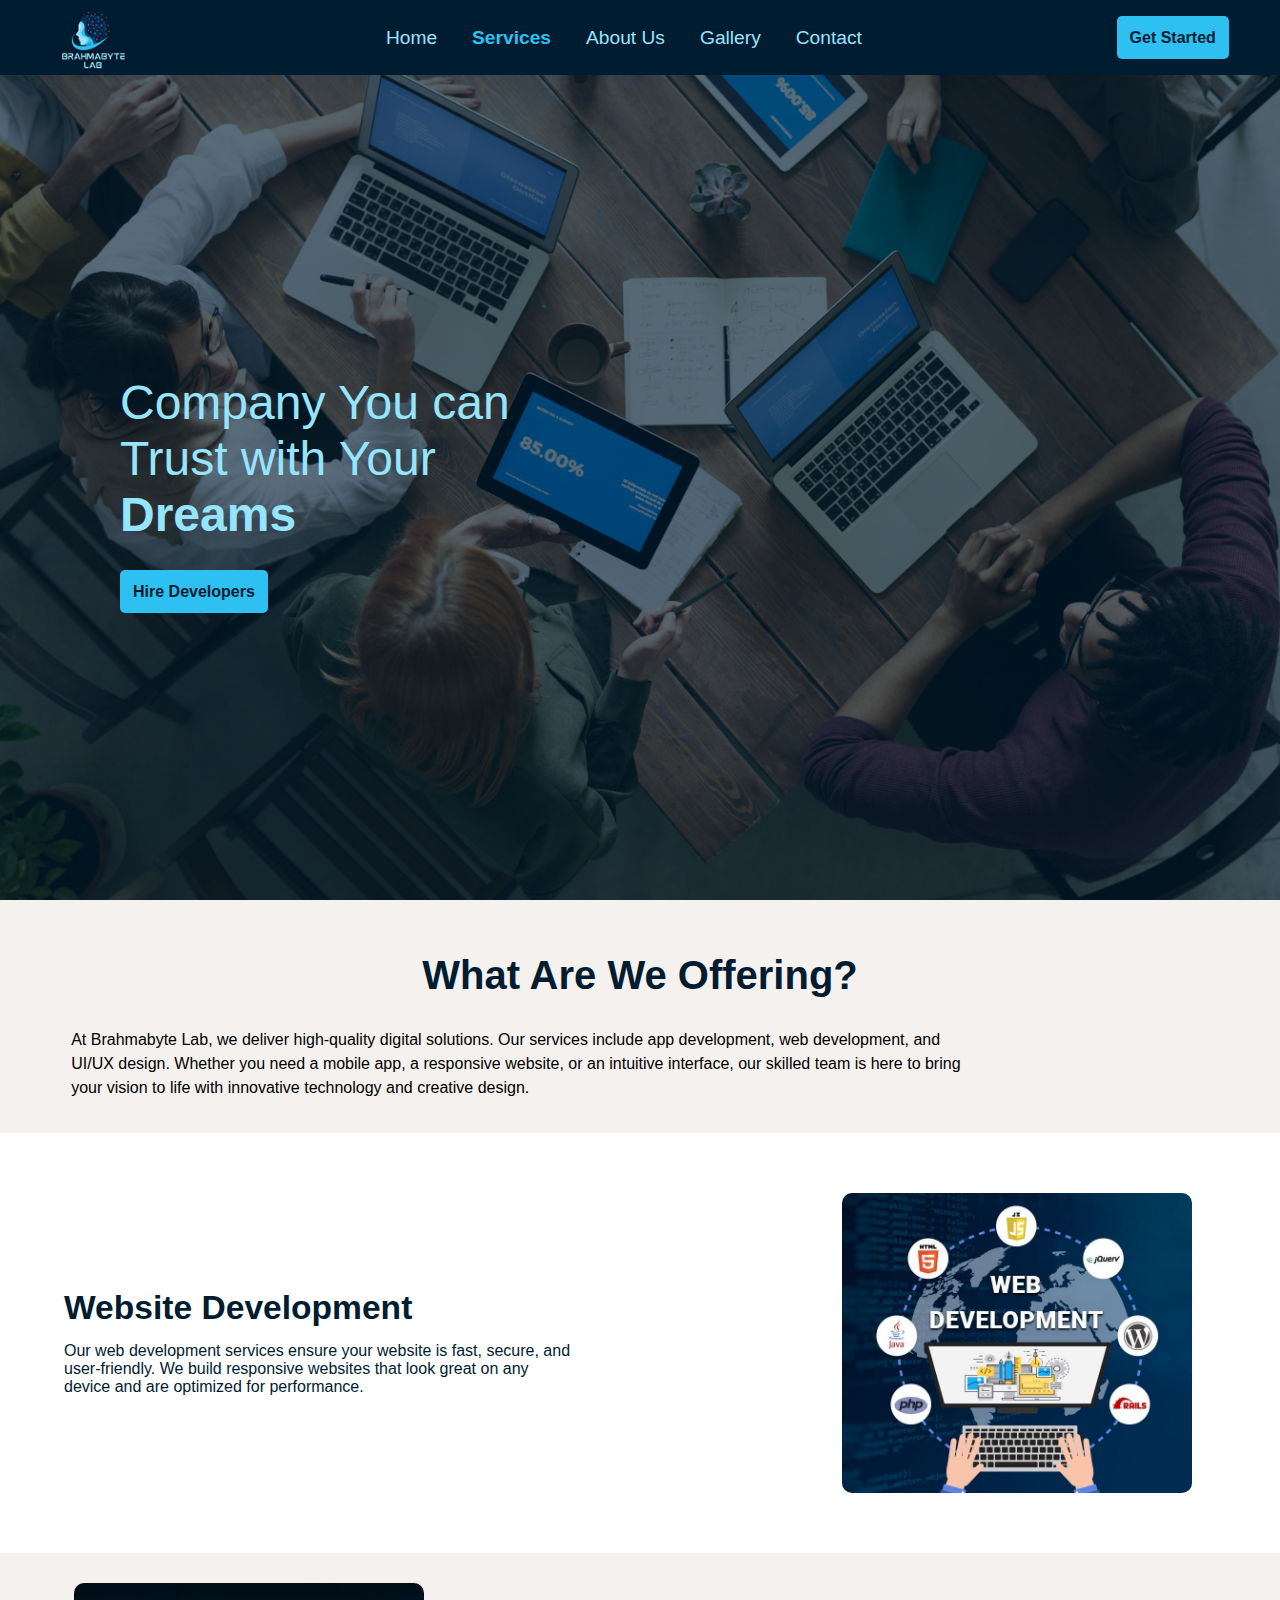
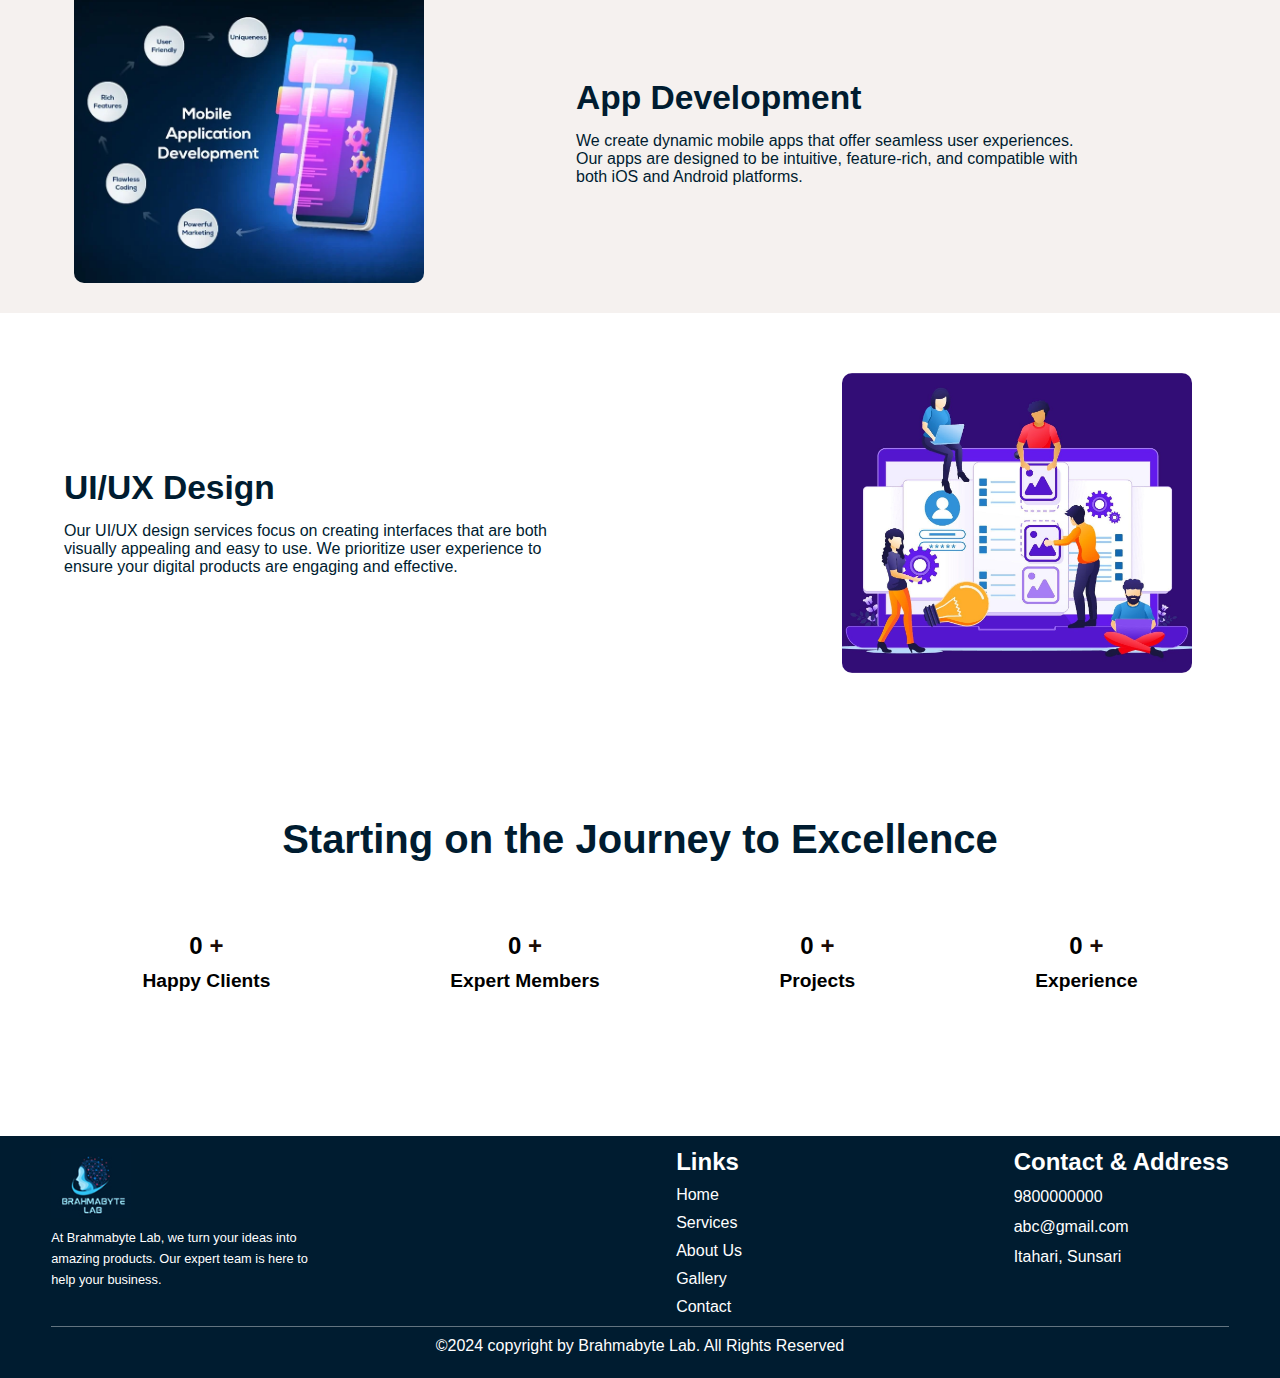
<file: BrahmaByte Lab/HTML/service.html>
<!DOCTYPE html>
<html lang="en">
<head>
    <meta charset="UTF-8">
    <meta name="viewport" content="width=device-width, initial-scale=1.0">
    <title>Services: Brahmabyte</title>
    <link rel="stylesheet" href="../CSS/header-footer.css">
    <link rel="stylesheet" href="../CSS/service.css">
    <link rel="stylesheet" href="https://cdnjs.cloudflare.com/ajax/libs/font-awesome/6.5.2/css/all.min.css" integrity="sha512-SnH5WK+bZxgPHs44uWIX+LLJAJ9/2PkPKZ5QiAj6Ta86w+fsb2TkcmfRyVX3pBnMFcV7oQPJkl9QevSCWr3W6A==" crossorigin="anonymous" referrerpolicy="no-referrer" />
</head>
<body>
    <!-- ------HEADER SECTION--------- -->
    <header>
        <div class="logo">
            <a href="index.html">
                <img src="../IMAGES/images/brahmabyte logo.jpg"alt="Brahmabyte lab logo">
            </a>
        </div>
        <nav>
            <ul>
                <li><a href="index.html">Home</a></li>
                <li><a href="service.html" style="color: #2fc0f2;font-weight:bold;">Services</a></li>
                <li><a href="about.html">About Us</a></li>
                <li><a href="gallery.html">Gallery</a></li>
                <li><a href="contact.html">Contact</a></li>
    
            </ul>
        </nav>
        <div class="header-btn">
            <a href="" class="btn">Get Started</a>
        </div>
    </header>

    <!-- SERVICE HERO SECTION -->
    <section class="service-hero-section">
        <div class="service-hero-image">
            <img src="../IMAGES/images/pexels-fauxels-3182773.jpg" alt="">
        </div>
        <div class="service-hero-container">
            <div class="service-hero-text">
                <h1>Company You can Trust with Your <span>Dreams</span></h1>
            </div>
            <div class="hire-btn">
                <a href="#" class="btn">Hire Developers</a>
            </div>
        </div>

    </section>

    <!-- SERVICE SECTION TWO -->
    <section class="service-section-two">
        <div class="section-two-container">
            <div class="service-two-heading">
                <h2>What Are We Offering?</h2>
            </div>
            <div class="service-two-p">
                <p>
                    At Brahmabyte Lab, we deliver high-quality digital solutions. Our services include app development, web development, and UI/UX design. Whether you need a mobile app, a responsive website, or an intuitive interface, our skilled team is here to bring your vision to life with innovative technology and creative design.
                </p>
            </div>
        </div>
    </section>

    <!-- SERVICE SECTION THREE -->
    <section class="service-section-three">
        <div class="service-three-container">
            <!-- index's code copied so different names (classes) -->
            <div class="left-right-container">
                <div class="six-left">
                    <div class="six-left-title">
                        <h3>Website Development</h3>
                    </div>
                    <div class="six-left-p">
                        <p>
                            Our web development services ensure your website is fast, secure, and user-friendly. We build responsive websites that look great on any device and are optimized for performance.
                        </p>
                    </div>
                </div>
                <div class="six-right">
                    <div class="right-image-container">
                        <img src="../IMAGES/images/webdev.jpg" alt="">
                    </div>
                    <!-- <div class="right-image-container">
                        <img src="../IMAGES/images/webdev icon.jpg" alt="">
                    </div> 
                    <div class="right-image-container">
                        <img src="../IMAGES/images/js.png" alt="">
                    </div>
                    <div class="right-image-container">
                        <img src="../IMAGES/images/react.png" alt="">
                    </div> -->
                </div>
            </div>
            <div class="left-right-container" style="background-color: #f5f1ef;">
                <div class="six-right">
                    <div class="right-image-container">
                        <img src="../IMAGES/images/app development.webp" alt="">
                    </div>
                    <!-- <div class="right-image-container">
                        <img src="../IMAGES/images/django.webp" alt="">
                    </div>
                    <div class="right-image-container">
                        <img src="../IMAGES/images/python.png" alt="">
                    </div>
                    <div class="right-image-container">
                        <img src="../IMAGES/images/dotnet.png" alt="">
                    </div> -->
                </div>
                <div class="six-left">
                    <div class="six-left-title">
                        <h3>App Development</h3>
                    </div>
                    <div class="six-left-p">
                        <p>
                            We create dynamic mobile apps that offer seamless user experiences. Our apps are designed to be intuitive, feature-rich, and compatible with both iOS and Android platforms.
                        </p>
                    </div>
                </div>
            </div>
            <div class="left-right-container">
                <div class="six-left">
                    <div class="six-left-title">
                        <h3>UI/UX Design</h3>
                    </div>
                    <div class="six-left-p">
                        <p>
                            Our UI/UX design services focus on creating interfaces that are both visually appealing and easy to use. We prioritize user experience to ensure your digital products are engaging and effective.
                        </p>
                    </div>
                </div>
                <div class="six-right">
                    <div class="right-image-container">
                        <img src="../IMAGES/images/UX-UI-Design.jpg" alt="">
                    </div>
                    <!-- <div class="right-image-container">
                        <img src="../IMAGES/images/css.png" alt="">
                    </div>
                    <div class="right-image-container">
                        <img src="../IMAGES/images/js.png" alt="">
                    </div>
                    <div class="right-image-container">
                        <img src="../IMAGES/images/react.png" alt="">
                    </div> -->
                </div>
            </div>
        </div>
    </section>

    <!-- code from ems site -->
    <section class="home-section-two">
        <div class="section-two-container">
            <h2>Starting on the Journey to Excellence</h2>
              <div class="section-two-box">
                <div class="count-box">
                  <p>
                    <span id="counter">0</span>
                    <span id="counter-plus">+</span>
                  </p>
                  <h5>Happy Clients</h5>
                </div>
              <div class="count-box">
              <p>
                <span id="counter2">0</span>
                <span id="counter-plus">+</span>
              </p>
              <h5>Expert Members</h5>
            </div>
            <div class="count-box">
            <p>
              <span id="counter3">0</span>
              <span id="counter-plus">+</span>
            </p>
            <h5>Projects</h5>
          </div>
          <div class="count-box">
          <p>
            <span id="counter4">0</span>
            <span id="counter-plus">+</span>
          </p>
          <h5>Experience</h5>
        </div>
      </div>
            </div>
    </section>

    <!-- FOOTER SECTION -->
    <footer>
        <div class="footer-one">
            <div class="column" id="col-one">
                <div class="logo">
                    <a href="index.html">
                        <img src="../IMAGES/images/brahmabyte logo.jpg" alt="Brahmabyte lab logo">
                    </a>
                </div>
                <div class="col-one-p">
                    <p>
                        At Brahmabyte Lab, we turn your ideas into amazing products. Our expert team is here to help your business.
                    </p>
                </div>
            </div>
            <div class="column" id="col-two">
                <div class="links">
                    <h3>Links</h3>
                    <div class="footer-link">
                        <a href="index.html">Home</a>
                    </div>
                    <div class="footer-link">
                        <a href="service.html">Services</a>
                    </div>
                    <div class="footer-link">
                        <a href="about.html">About Us</a>
                    </div>
                    <div class="footer-link">
                        <a href="gallery.html">Gallery</a>
                    </div>
                    <div class="footer-link">
                        <a href="contact.html">Contact</a>
                    </div>
                </div>
            </div>
            <div class="column" id="col-three">
                <h3>Contact & Address</h3>
                <div class="cont-adrs-text">
                    9800000000
                </div>
                <div class="cont-adrs-text">
                    abc@gmail.com
                </div>
                <div class="cont-adrs-text">
                    Itahari, Sunsari
                </div>
                <div class="footer-icons">
                    <a href=""><i class="fa-brands fa-instagram"></i></a>
                    <a href=""><i class="fa-brands fa-facebook"></i></a>
                    <a href=""><i class="fa-brands fa-linkedin"></i></a>
                </div>
            </div>
        </div>
        <div class="footer-two">
            <p>	&#169;2024 copyright by Brahmabyte Lab. All Rights Reserved</p>
        </div>
    </footer>

    <!-- script (Service.js) -->
    <script src="../JS/service.js"></script>
</body>
</html>
</file>
<file: 2. finalResult/style.css>
*{
    margin:0;
    padding:0;
    box-sizing:border-box;
    font-family: Arial, Helvetica, sans-serif;
}

body{
    background-color:#000000fb;
    
}
header{
    border-bottom:1px solid #c7c5c518;
}
nav{
    background-color: #000;
    display: flex;
    justify-content: space-between;
    align-items: center;
    height:70px;
    padding:0 3vw;
}

nav ul{
    min-height: fit-content;
    width:40%;
    display:flex;
    list-style: none;
    justify-content: space-between;
    align-items: center;

}
nav ul li a{
    font-size:1.3vw;
    color:#cccccc;
    text-decoration: none;
    display: inline-block;
    overflow: hidden;
    letter-spacing: 1.5px;
    transition: all 0.3s;

}
nav ul li a:hover{
    color:#fe8040;
}

nav ul a::after{
    content:"";
    border-bottom:2px solid #fe500e;
    display: block;
    transform:translateX(-110%);
    transition: all 0.2s linear;
}

nav ul a:hover::after{
    transform:translateX(110%);
}


main{
    height:100vh;
    position: relative;

}

#page1{
    height: 100%;
    width: 100%;
    position: relative;
    padding:1vw 3vw;
    /* background-color: #000; */
}
.page1-left{
    height: 100%;
    display: flex;
    flex-direction: column;
    justify-content: flex-end;
}
.page1-top{
    height: 85%;
    width: 100%;
    display: flex;
    justify-content: space-between;
    align-items: flex-end;
}

.page1-left h4{
    color:#fe500e;
    font-size: medium;
    letter-spacing: 1.5px;
    font-weight: lighter;
    margin-bottom: 1.5vw;
    font-family: Verdana, Geneva, Tahoma, sans-serif;
}
.page1-left h1{
    font-size: 4vw;
    font-weight: 400;
    letter-spacing: 2px;
    color:#fff;
    margin: 0 0 1.5vw 0;
    font-family: Verdana, Geneva, Tahoma, sans-serif;

}
.page1-left b{
    font-weight: 600;
    color:#265077;
}
.page1-left p{
    color:#cccccc;
    font-size: large;
    font-weight: 200;
    letter-spacing: 1.8px;
    margin-bottom: 2vw;
    font-family: Verdana, Geneva, Tahoma, sans-serif;
}

.page1-left a{
    padding:1.5vw 1.8vw;
    border-radius:5px;
    text-decoration: none;
    color:white;
    background-color: #fe500e;
    letter-spacing: 1.2px;
    width:fit-content;
    transition:all 0.18s linear; 
}
.page1-left a:hover{
    transform:translateY(-5%);
}
.page1-left a:active{
    background-color:#fa6419;
}
.page1-right{
    height:100%;
    width:70%;
    overflow: hidden;
    position: relative;
    border-radius: 0.7vw;

}
.overlay{
    height: 100%;
    width:100%;
    position:absolute;
    background-color: #00000042;
}
.page1-right img{
    height: 100%;
    width: 100%;
    object-fit: cover;
}


.page1-bottom{
    padding:0 3vw;
}
.page1-bottom p{
    font-size: xx-large;
    margin:0 0 2vw 0;
    color:#cccccc;
    border-top: 1px solid rgba(255, 255, 255, 0.126);
    padding:2vw 0;
}
.page1-bottom b{
    color:#FE500E;
    font-weight: lighter;
}
.moving-logos{
    white-space: nowrap;
    overflow-x: auto;
    box-shadow: 0 0 20px #2b2a2a;
    border-radius: 5px;
}
.moving-logos::-webkit-scrollbar{
    display: none;
}

.clients-slide{
    height:70px;
    display: inline-block;
    white-space: nowrap;
    animation: sliderAnimation 8s linear 0s infinite;
}
.clients-slide img{
    height:100%;
    display: inline-block;
}

@keyframes sliderAnimation{
    from{
        transform:translateX(0);
    }
    to{
        transform:translateX(-100%);
    }
} 


#page2{
    min-height:100%;
    width:100%;
    margin-top: 1.5vw;
    padding:4vw 3vw;
    position:realtive;
    display: flex;
    justify-content: space-between;
    gap:2vw;
    /* background-color: #000; */
    
}

.page2-left{
    height: 100%;
    width:70%;
    height: min-content;
    display: flex;
    justify-content: space-evenly;
    flex-wrap: wrap;
    padding:2vw;
    gap:1vw;
    border-radius: 50px;
    background-color: #070807;
    /* background-color: #f8f8f8; */
}

.page2-left .services{
    height:100%;
    width:40%;
    padding:1.5vw 1vw;
    border-radius:10px;
    background-color: #080808;
    /* background-color: #fff; */
}

.page2-left .services h3{
    font-size: x-large;
    font-weight: lighter;
    letter-spacing: 1.2px;
    color:#265077;
    font-weight: 300;
    margin:2vw 0;
} 
.page2-left .services p{
    font-size: large;
    color:#ccc;
    /* color:#0f0f0f75; */
}


.page2-right{
    border-radius: 50px;
    padding:1.5vw;
    display: flex;
    flex-direction: column;
    justify-content: center;
    width: 60%;
    background-color: #070807;
    /* background-color:#f8f8f8 ; */
}

.page2-right h4{
    color:#FE500E;
    font-size: medium;
    font-weight: 500;
    letter-spacing: 1.2px;

}

.page2-right h2{
    color:#265077;
    font-size:3.5vw;
    font-weight: lighter;
    margin:0.5vw 0 2vw 0;
    font-family: Verdana, Geneva, Tahoma, sans-serif;
}
.page2-right strong{
    color:#033c75;
}
.page2-right p{
    color:#ccc;
    /* color:#0f0f0f75; */
    font-size: larger;
    margin:0 0 2vw 0;
    text-align: justify;

}

.page2-right a{
    padding:1.5vw 1.8vw;
    border-radius:5px;
    text-decoration: none;
    color:white;
    background-color: #fe500e;
    letter-spacing: 1.2px;
    width: fit-content;
}


/* #PAGE 3 */

#page3{
    height:100%;
    width:100%;
    position: relative;
    padding:0 3vw;
}

#page3 .container{
    background-color: #070807;
    display: flex;
    justify-content: space-between;
    align-items: center;
    gap:1.5vw;
    padding:2vw 3vw;
    border-radius: 20px;
}
#page3 .left{
    height:100%;
    width:50%;
    border-radius:2px;
    position: relative;
    border-radius: 10px;
    overflow: hidden;
}
#page3 .left img{
    width: 100%;
    object-fit: cover;
} 


#page3 .right {
    width:50%;
    height: 100%;
    display: flex;
    flex-direction: column;
    gap:1.7vw;
    background-color: #080808;
}
#page3 .right h4{
    color:#FE500E;
    font-size: 14px;
    font-weight: 500;
    letter-spacing: 1.2px;
}

#page3 .right  h2{
    color:#265077;
    font-weight: 400;
    font-size: 3.5vw;
}
#page3 .right strong{
    font-weight: 600;
}
#page3 .right p{
    color:#ccc;
    font-size: large;
    line-height: 1.6vw;
}

#page4{
    height:100%;
    width:100%;
    position: relative;
    padding:0 3vw;

}

#page4 .container{
    display: flex;
    justify-content: space-between;
}


#page4 .left{
    display: flex;
    flex-direction: column;
    padding:1vw;
    background-color: #080808;
    justify-content: space-evenly;
    width: 55%;
}
#page4 .left h4{
    color:#FE500E;
    font-size: 14px;
    font-weight: 500;
    letter-spacing: 1.2px;
}


#page4 .left  h2{
    color:#265077;
    font-weight: 400;
    font-size: 3.5vw;
}
#page4 .left strong{
    font-weight: 600;
}

#page4 .left p{
    color:#ccc;
    font-size: large;
    line-height: 1.6vw;
}

#page4 .right{
    width:50%;
    padding:2vw 1vw; 
    background-color: #070809;
}
#page4 .right form{
    display: flex;
    height:100%;
    flex-direction: column;

}

#page4 .right form input,textarea{
    padding:1vw;
    border:none;
    border-bottom:1.5px solid #cccccc8c;
    outline:none;
    font-size: 1.2vw;
    margin:0 0 10px 0;
    background-color: #080808;
    color:whitesmoke;
    
}
#page4 .right form input::placeholder{
    color:#ccc;
}
#page4 .right form textarea::placeholder{
    color:#ccc;
}

#footer{
    border-top:1px solid rgba(255, 255, 255, 0.363);
    background-color: #0e0d0d;
    height:max-content;
    padding:2vw;
    text-align: center;
}
#footer p{
    font-size: larger;
    color:#ccc
}
</file>
<file: Amazon clone -practice/style.css>
*{
    margin: 0;
    font-family: Arial;
    border: border-box;
}

.navbar{
    height:60px;
    background-color: #0f1111;
    color: white;
    display:flex;
    align-items:center;
    justify-content: space-evenly;
}

.nav-logo{
    height: 50px;
    width: 100px;
}


.logo{
    background-image: url("amazon_logo.png");
    background-size: cover; 
    height: 50px;
    width: 100%;
}
.border{
    border: 1.5px solid transparent;
    
}
.border:hover{
    border: 1.5px solid white;
    
}


/* this is for second picture "deliver to nepal and icon" */
.address-first{
    color:#cccccc;
    font-size: 0.85 rem;
    margin-left: 15px;
    
}

.address-sec{
    font-size: 1rem;
    margin-left: 5px
}

.add-icon{
    display:flex;
    align-items:center;
}

/* this is for 3rd box which is all and search bar with search icon */

.nav-search{
    display:flex;
    background-color: pink;
    width:650px;
    height:40px;
    /* align-items:center; */
    border-radius: 4px;
    justify-content: space-evenly;
    border: 2px solid transparent;

    
    /* margin-left: 15px; */
}
.nav-search:hover{
    border: 2px solid rgb(201, 134, 11);
}

.search-select{
    background-color: #f3f3f3;
    width: 50px;
    text-align:center;
    border-top-left-radius: 4px;
    border-bottom-left-radius: 4px;
    border: none;
    
}

.search-input{
    /* display:flex; */
    border:none;
    width: 100%;
    font-size:1rem;
}

.search-icon{
    width:45px;
    align-items:center;
    /* background-color: yellow; */
    display:flex;
    justify-content: center;
    font-size:1.2rem;
    background-color: #febd68;
    border-top-right-radius: 4px;
    border-bottom-right-radius: 4px;
    color:#0f1111;
}

/* box 4 & 5sign in wala  return wala same*/

span{
    font-size: 0.7rem;
}
.nav-signin{
    font-size: 0.8rem;
    font-weight:700;
}

.nav-return{
    font-size:0.8rem;
    font-weight: 700;
}



.nav-cart{
    display:flex;
    border:1.5px solid transparent;
    font-weight:700;
    font-size:0.85rem;
}

.nav-cart i{
    font-size:30px;
}

.nav-cart:hover{
    border: 1.5px solid white;
}


        /* panel */


.panel{
    background-color:#232f3e;
    height:40px;
    display:flex;
    color:white;
    justify-content: space-evenly;
    align-items:center;
}
.panel-option p{
    display:inline;
    margin-left: 10px;
}
.panel-option{
    width:70%;
    font-size:0.85rem;
}
.panel-deals{
    font-size:0.9rem;
    font-weight:700;
}

            /* hero section */

.hero-section{
    height:380px;
    background-size:cover;
    background-image: url("hero_image.jpg");
    display:flex;
    justify-content: center;
    align-items: flex-end;
    
}

.hero-text{
    background-color:white;
    color:black;
    height:40px;
    display:flex;
    align-items: center;
    justify-content: center;
    font-size:0.85rem;
    width:80%;    
    margin-bottom: 25px;
    
}
.hero-text a{
  
    color:#007185;
    
}

/* shop-section */

.shop-section{
    display:flex;
    flex-wrap:wrap;
    justify-content: space-evenly;
    background-color: #e2e7e6;
}

        /* boxes 1 2 3 4 */
.box{
    height:400px;
    /* border: 2px solid black; */
    width: 23%;
    background-color: white;
    padding: 20px 0px 15px;
    margin-top: 15px;
}

.box-image{
    height:300px;
    /* background-image: url("box1_image.jpg"); */
    background-size: cover;
    background-repeat: no-repeat;
}

.box-content{
    margin-left: 1rem;
    margin-right:1rem;
}

.box-content p{
    color:#007185;
}


/* footer panels */

footer{
    margin-top:15px;
}


.foot-panel1{
    background-color: #37475a;
    color:white;
    height:50px;
    display:flex;
    justify-content:center;
    align-items: center;
    font-size:0.85rem;
}

.foot-panel2{
    background-color: #232f3e;
    color:white;
    display:flex;
    height:375px;
    justify-content:space-evenly;
}

ul a{
    display:block;
    margin-top: 20px;
    font-size:0.85rem;
    color:#dddddd;
}

ul p{
    /* font-size:0.85rem; */
    margin-top:10px;
    margin-bottom:5px;
    
}

.foot-panel3{
    background-color: #232f3e;
    height:70px;
    border-top: 0.5px solid white;
    display:flex;
    justify-content:center;
    align-items:center; 
}

.logo{
    background-image:url("amazon_logo.png");
    height:50px;
    width:100px;
    background-size: cover; 
}

.foot-panel4{
    background-color: #0f1111;
    color:white;
    height:80px;


.text1{
    font-size:0.7rem;
    text-align: center;
    padding:20px;
}

.copyright{
    font-size:0.7rem;
    text-align: center;

}
</file>
<file: mini project/style.css>
@import url('https://fonts.googleapis.com/css2?family=Lato:wght@400;700&display=swap');

*{
    margin:0;
    padding:0;
    box-sizing:border-box;
    font-family:Arial, Helvetica, sans-serif;
}

body{
    font-family: "Lato", sans-serif;
}


.outer-box{
    width:100vw;
    height: 100vh;
    background:linear-gradient(to top left, #3ed8ff, #a8f5ff);
}

.inner-box{
    width:400px;
    margin:0 auto;
    position:relative;
    top:45%;
    transform:translateY(-50%);
    padding:20px 40px;
    background:linear-gradient(to top left, #ffffff, #ffffff33);
    backdrop-filter:blur(8px);
    border-radius:8px;
    box-shadow: 2px 2px 5px #2773a5;
    border:1.5px solid #cccccc96;
    z-index: 2;
}
.signup-header h1{
    font-size:2.5rem;
    color:#212121;
}
.signup-header p{
    font-size:0.8rem;
    color:#555;
}
.signup-body{
    margin:20px 0;
}
.signup-body p{
    margin:10px 0;
}
.signup-body p label{
    display: block;
    font-weight: bold;
}
.signup-body p input{
    width:100%;
    padding:10px;
    border:2px solid #cccc;
    font-size: 1rem;
    margin-top:4px;
}
.signup-body p input[type="submit"]{
    background-color: #3498db;
    border:none;
    color:white;
    cursor:pointer;
}
.signup-body p input[type="submit"]:hover{
    background-color: #2773a5;
}

.signup-footer p {
    color:#555;
    text-align: center;
}
.signup-footer p a{
    color:#2773a5;
}

.circle{
    width:200px;
    height:200px;
    border-radius:100px;
    background: linear-gradient(to top right, #ffffff33, #ffffffff);
    position: absolute;
}
.c1{
    top:100px;
    left:40px;
}
.c2{
    bottom:200px;
    right:50px;
}
</file>
<file: 2. finalResult/about.css>
*{
    margin:0;
    padding:0;
    box-sizing:border-box;
    font-family: Arial, Helvetica, sans-serif;
}


main{
    height:100vh;
    width:100%;
}
header{
    border-bottom:1px solid #c7c5c518;
}
nav{
    background-color: #000;
    display: flex;
    justify-content: space-between;
    align-items: center;
    height:70px;
    padding:0 3vw;
}

nav ul{
    min-height: fit-content;
    width:40%;
    display:flex;
    list-style: none;
    justify-content: space-between;
    align-items: center;

}
nav ul li a{
    font-size:1.3vw;
    color:#cccccc;
    text-decoration: none;
    display: inline-block;
    overflow: hidden;
    letter-spacing: 1.5px;
    transition: all 0.3s;

}
nav ul li a:hover{
    color:#fe8040;
}

nav ul a::after{
    content:"";
    border-bottom:2px solid #fe500e;
    display: block;
    transform:translateX(-110%);
    transition: all 0.2s linear;
}

nav ul a:hover::after{
    transform:translateX(110%);
}

#footer{
    border-top:1px solid rgba(255, 255, 255, 0.363);
    background-color: #0e0d0d;
    height:max-content;
    padding:2vw;
    text-align: center;
}
#footer p{
    font-size: larger;
    color:#ccc
}

#page1{
    height:100%;
    width:100%;
    position:relative;
    padding:0 3vw;
    align-items: center;
    gap:1vw;
    display: flex;
    
}


#page1 .left{   
    width:70%;
    padding:10vw 0 0 0;
}
#page1 .left .left-1{
    margin-bottom:5vw;
    display: flex;
    flex-direction: column;
    gap:0.31vw;
    
}
#page1 .left h4{
    
    color:#FE500E;
    font-size: 14px;
    font-weight: 700;
    letter-spacing: 1.2px;
}
#page1 .left h2{
    
    color:#265077;
    font-weight: 400;
    font-size: 3.5vw;
}
#page1 .left h2 strong{
    
    font-weight: 600;
}
#page1 .left p{
    color:#787C8B;
    font-size: large;
    line-height: 1.6vw;
}
#page1 .left-2-container{
    display: flex;
    flex-direction: column;
    gap:1vw;
}

#page1 .left-2{
    display: flex;
    gap:1vw;
    padding:2vw 2vw 2vw 0;
    transition: all 0.3s;
}
#page1 .left-2:hover{
    transform: translateY(-5%);
}
#page1 .left-2 h3{
    color:#265077;
    margin-bottom:10px;
    font-size: x-large;
    font-family: Verdana, Geneva, Tahoma, sans-serif;
    font-weight: 500;
}
#page1 .right{
    width: 60%;
    height: 100%;

}
#page1 .right img{
    object-fit: cover;
    height: 100%;
    width: 100%;
}

#page2{
    margin-top:150px;
    height:100%;
    width:100%;
    position:relative;
    padding:2vw 3vw;
    background: #f3f3f3;
}
#page2 h1{
    margin-bottom:2vw;
}
#page2 .container{
    height: fit-content;
    width: 100%;
    padding:1vw;
    display: flex;
    justify-content: space-around;


}
#page2 .sub-container{
    width:28%;
    padding:2vw;    display: flex;
    flex-direction: column;
    border-radius:10px;
    gap: 2vw;
    background-color: #fff;
    transition: all 0.5s;

}
#page2 .sub-container:hover{
    transform:translateY(-5%);
}
#page2 .sub-container p{
    font-size: medium;
    line-height: 1.5vw;
    color:#787C8B;
}
#page2 .img{
    display: flex;
    align-items: center;
    gap:1.5vw;
}
#page2 .img h4{
    color:#324b57c9;
    /* color:#2a5f91b6; */
    font-size: large;
    font-weight: lighter;


}
</file>
<file: BrahmaByte Lab/CSS/header-footer.css>
* {
  margin: 0;
  padding: 0;
  box-sizing: border-box;
  font-family: Arial, Helvetica, sans-serif;
}

html {
  scroll-behavior: smooth;
}

/* Setting defaults */
a {
  text-decoration: none;
}
ul {
  list-style: none;
}

/* variables */
:root {
  --primary-color: #001c30;
  --secondary-color: #97e4ff;
  --content-bg: #f5f1ef;
  --other-color: #1b0b05;
  --primary-two: #0a4570;
  --btn-color: #2fc0f2;
}

/* utility classes */
.btn {
  padding: 12px;
  background-color: var(--btn-color);
  color: var(--primary-color);
  border: 1px solid transparent;
  transition: all 0.2s ease-out;
  border-radius: 5px;
  font-weight: bolder;
}
.btn:hover {
  background-color: var(--primary-color);
  color: var(--btn-color);
  border: 1px solid var(--btn-color);
}

/* ---------HEADER SECTION-------------- */

header {
  background-color: var(--primary-color);
  display: flex;
  justify-content: space-between;
  align-items: center;
  padding: 0.2vw 4vw;
}

nav ul {
  display: flex;
  column-gap: 25px;
  font-size: 1.2rem;
}

nav ul li a {
  color: var(--secondary-color);
  position: relative;
  transition: color 0.3s ease;
  padding: 12px 5px;
  display: inline-block;
}

nav ul li a::after {
  content: "";
  position: absolute;
  width: 0%;
  height: 2px;
  bottom: -2px;
  left: 0;
  background-color: var(--secondary-color);
  transition: width 0.3s ease-in-out, background-color 0.3s ease-in-out;
}

nav ul li a:hover::after {
  width: 100%;
}

nav ul li a:hover {
  color: var(--btn-color);
}

.logo {
  height: 70px;
  width: 80px;
}
.logo img {
  height: 100%;
  width: 100%;
  object-fit: cover;
}

/* --------FOOTER SECTION----------- */

footer {
  background: var(--primary-color);
  padding: 1vw 4vw;
  color: white;
}

.footer-one {
  display: flex;
  justify-content: space-between;
  border-bottom: 1px solid rgba(255, 255, 255, 0.39);
}
#col-one {
  width: 30%;
}
.col-one-p {
  font-size: 0.8rem;
  width: 80%;
  line-height: 1.3rem;
  margin: 10px 0;
}
.column h3 {
  font-size: 1.5rem;
  margin-bottom: 10px;
}

.footer-link {
  margin: 10px 0;
}
.footer-link a {
  padding: 12px 0;
  color: white;
  transition: all 0.2s ease-out;
}
.footer-link a:hover {
  color: var(--secondary-color);
}
.cont-adrs-text {
  margin: 12px 0;
}

.footer-icons a {
  font-size: 1.5rem;
  color: white;
  padding: 5px;
  transition: all 0.2s ease-out;
}
.footer-icons a:hover {
  color: var(--secondary-color);
}
.footer-two {
  text-align: center;
  padding: 10px 0;
}
</file>
<file: BrahmaByte Lab/CSS/service.css>
/* --------SERVICE HERO SECTION------------ */

.service-hero-section {
  position: relative;
}

.service-hero-image {
  height: calc(100vh - 75px);
  width: 100%;
}
.service-hero-image img {
  height: calc(100vh - 75px);
  width: 100%;
  object-fit: cover;
}
.service-hero-image::after {
  content: "";
  position: absolute;
  top: 0;
  left: 0;
  background-color: rgba(0, 29, 49, 0.651);
  height: calc(100vh - 75px);
  width: 100%;
}
.service-hero-container {
  position: absolute;
  top: 50%;
  left: 25%;
  transform: translate(-50%, -50%);
}

.service-hero-text h1 {
  font-size: 3rem;
  line-height: 3.5rem;
  color: var(--secondary-color);
  font-weight: 200;
  max-width: 400px;
  margin: 0 0 40px 0;
}

.service-hero-text span {
  font-weight: bold;
}

/* ------SERVICE SECTION TWO---------- */
.service-section-two {
  padding: 1vw 4vw;
  background-color: var(--content-bg);
}
.section-two-container {
  margin: 0 auto;
  padding: 20px;
}

.service-two-heading h2 {
  color: var(--primary-color);
  font-size: 2rem;
  /* text-align: center; */
  margin: 20px 0;
}
.service-two-p {
  width: 80%;
  line-height: 1.5rem;
}

/* copied from style.css */
.left-right-container {
  display: flex;
  justify-content: space-around;
  align-items: center;
  margin: 30px 0;
  padding: 20px 0;
  /* box-shadow: 0 0 10px rgba(0, 0, 0, 0.1); */
}

.six-left {
  width: 50%;
}
.six-left-title h3 {
  font-size: 2.1rem;
  color: var(--primary-color);
  margin-bottom: 15px;
}
.six-left-p {
  color: var(--primary-color);
  width: 80%;
}
.six-right {
  width: 30%;
}

.right-image-container {
  height: 300px;
  width: 350px;
  display: inline-block;
  margin: 10px;
}

.right-image-container img {
  height: 100%;
  width: 100%;
  object-fit: cover;
  border-radius: 10px;
}

/* -----css from ems site for counter----- */
/* counter section */
.home-section-two {
  padding: 5vw 8vw;
}
.section-two-container {
  display: flex;
  flex-direction: column;
  justify-content: center;
  gap: 10px;
}

.section-two-container h2 {
  text-align: center;
  font-size: 2.5rem;
  color: var(--primary-color);
}

.section-two-box {
  width: 100%;
  height: 20vh;
  display: flex;
  align-items: center;
  text-align: center;
  justify-content: space-between;
  padding: 10px 20px;
}
.section-two-box p {
  color: black;
  font-weight: bold;
  font-size: 1.5rem;
}
.count-box {
  position: relative;
}

#counter-plus {
  color: var(--other-color);
}

.count-box h5 {
  margin-top: 10px;
  font-size: 1.2rem;
}
</file>
<file: 2. demo webpage_-_EDITED_-_ with darkMode/style.css>
@import url('https://fonts.googleapis.com/css2?family=Poppins:wght@400;500&family=Roboto:wght@400;700&display=swap');


/* Resets */
*{
    margin:0;
    padding:0;
    box-sizing: border-box;
}

:root {
    --secondary-text-color:#577592;
    --accent-color:#2294ed;
    --accent-color-dark:#1d69a3;
    --padding-inline-section:20px;
}

html{
    scroll-behavior:smooth;
}

body{
    font-family: 'Poppins', sans-serif;
    background-color: var(--bg-color);
    color: var(--text-color);
}

h1{
    font-size: 3rem;
}

h2{
    font-size: 2rem;
}

h3{
    font-size:1.5rem;
}

p{
    font-family:'Roboto', sans-serif;
    font-size: 1.25rem;
    color:var(--secondary-text-color);
    line-height: 1.8rem;
}

a{
    text-decoration: none;
    display: inline-block;
    cursor: pointer;
    color: var(--link-color);
}

ul{
    list-style:none;
}

/* Utility classes */

/* Additional styles using CSS variables */
h1, h2, h3, h4, h5, h6, p {
    color: var(--text-color);
}
.footer-container .link-column a,h4, .subfooter{
    color: var(--footer-color);
}

.dark-theme {
    --bg-color: black;
    --text-color: white;
    --link-color: lightblue;
    --footer-color: black;
}
.bg{
    /* background-color: rgb(245, 245, 245); */
    backdrop-filter: blur(30px);
    box-shadow: 0 0 1000px rgba(227,228,237,0.37);
    border-radius:5px;
    border: 2px solid rgba(255,255,255,0.18);
}
/* from additional to above ko bg is edited at last */


.small-bold-text{
    font-size:1rem;
    font-weight: 700;
}

.container{
    max-width: 1180px;
    margin-inline:auto;
    padding-inline:var(--padding-inline-section);
}

.flex{
    display:flex;
    align-items:center;
}

.hover-link{
    color:var(--primary-text-color);
    transition: 0.2s ease-outk;
}
.hover-link:hover{
    color:var(--accent-color);
}

.primary-button{
    background-color: var(--accent-color);
    font-weight: 700;
    border-radius:6px;
    color:white !important;
    padding:12px 24px;
    box-shadow: 0 0 2px var(--secondary-text-color);
    transition:0.2s ease-out;
}
.primary-button:hover{
    background-color: var(--accent-color-dark);
}

.secondary-button{
    border:0.5px solid var(--secondary-text-color);
    border-radius:6px;
    font-weight: 700;
    padding:12px 24px;
    transition:0.2s ease-out;
    color:var(--primary-text-color) !important;
}
.secondary-button:hover{
    color:var(--accent-color) !important;
    border-color:var(--accent-color);
}


/* edited at last yo delay 1 */
/* Utility classes for animation library (https://animate.style/)  */
.delay-1{
    animation-delay:0.25s;
}




/* Top banner */

.top-banner{
    background-color:#4fb3d4;
    background-image: url(Assets/asset\ 30.png);
    background-size: 300px;
}

.banner-text{
    color:white;
    padding:15px 30px;
    text-align: center;

}

/* Navbar */


.main-nav{
    margin-top:20px;
    justify-content: space-between;
}
.company-logo{
    border-radius:3px;
    display: flex;
    align-items: center;
    padding:5px;
    background-color: var(--text-color);
}
.company-logo img{
   width: 200px; 
}
.nav-links{
    flex-basis:730px;
}

.nav-links ul{
    justify-content: end;
    gap:40px;
}
.nav-links ul li a{
    width:max-content;
}
/* header section */

header{
    padding:50px var(--padding-inline-section);
}

.header-section{
    justify-content: center;
    gap:50px;
    overflow: hidden;
}

.header-left{
    max-width: 40vw;

}

.header-left h1{
    margin-top:20px;
}

.get-started-btn{
    margin-top:20px;
}

.header-section img{
    width:600px;

}


/* companies section */

.companies-header{
    text-align: center;
    margin-block:30px;
    color:var(--primary-text-color);   
}

.logos{
    border-radius: 5px;
    padding:10px 15px;
    background-color: white;
    justify-content: space-between;
    flex-wrap: wrap;
}
.logo{
    height:46px;
    background-color: rgb(255, 255, 255);
}


/* features section */

.features-section{
    padding:80px var(--padding-inline-section) 0;
    background-image:url(Assets/asset\ 32.svg);
    background-repeat:no-repeat;
    background-position:center;
}

.features-header{
    text-align:center;

}
.features-heading-text{
    margin-bottom:20px;
}

.features-area{
    flex-wrap:wrap;
    justify-content: space-between;
    gap:40px;
    margin-top:20px;
    padding:10px 15px;
}
.features-card{
    flex-direction: column;
    gap:20px;
    max-width: 30%;
    text-align: center;
}

.features-card img{
    width:60px;
}


/*  big feature section*/

.big-feature-section{
    padding:30px var(--padding-inline-section) 0;
}

.big-feature-container{
    gap:30px;
}
.feature-img img{
    width:100%;
}

.feature-desc{
    flex-direction: column;
    align-items: flex-start;
}


/* example section */

.examples-header{
    flex-direction: column;
    gap:20px;
}
.examples-area{
    justify-content: space-between;
    margin-block:30px;
}

.examples-card{
    width:23%;
    position:relative;
    min-height:300px;
    background: black;
    background:linear-gradient(rgb(0, 0, 0, 0.1), rgb(0, 0, 0, 0.8)), url(Assets/asset\ 35.jpeg);
    transition:0.2s ease-out;
}
.examples-card:hover{
    box-shadow: 0 0 10px #888;
}

.examples-card:nth-child(4){
    background: linear-gradient(rgb(0, 0, 0, 0.1), rgb(0, 0,  0, 0.8)), url(Assets/asset\ 37.jpeg);
    background-size: cover;

}
.card-text{
    position:absolute;
    bottom:20px;
    left:20px;
    right:20px;
    color:#fff;
    font-weight: 500;
}


/* CTA SECTION */


.cta-section{
    background:#183b569f;
    padding:120px var(--padding-inline-section) 80px;
}
.cta-section-container{
    flex-direction:column;
    gap:30px;
    color:white;
}
.cta-section-container p{
    color:white;
    margin-top:20px;
}


/* footer */

footer{
    padding-block:80px;
    background-color: #ebf2fa;
}
.footer-container{
    align-items: flex-start;
    justify-content: space-between;
}
.link-column{
    flex-direction: column;
    align-items: flex-start;
    gap:20px;
}

/* subfooter */

.subfooter{
    background-color:#b9cde4;
    padding:var(--padding-inline-section);
}

.subfooter-container{
    justify-content: center;
    gap:30px;
}




/* also edited at last */
/* added again */

#to-home{
    height:50px;
    width:50px;
    display: flex;
    align-items: center;
    justify-content: center;
    background-color: #1c4f77;
    border-radius: 50%;
    border:none;
    position: fixed;
    bottom:50px;
    right:50px;
    cursor: pointer;
    transition:0.2s ease-out;
    color:#183153;
    visibility:hidden;
    transition: all 0.5s ease-in-out;
}
#to-home i{
    transform: scale(1.5);
}
#to-home:hover{
    color:white;
}
</file>
